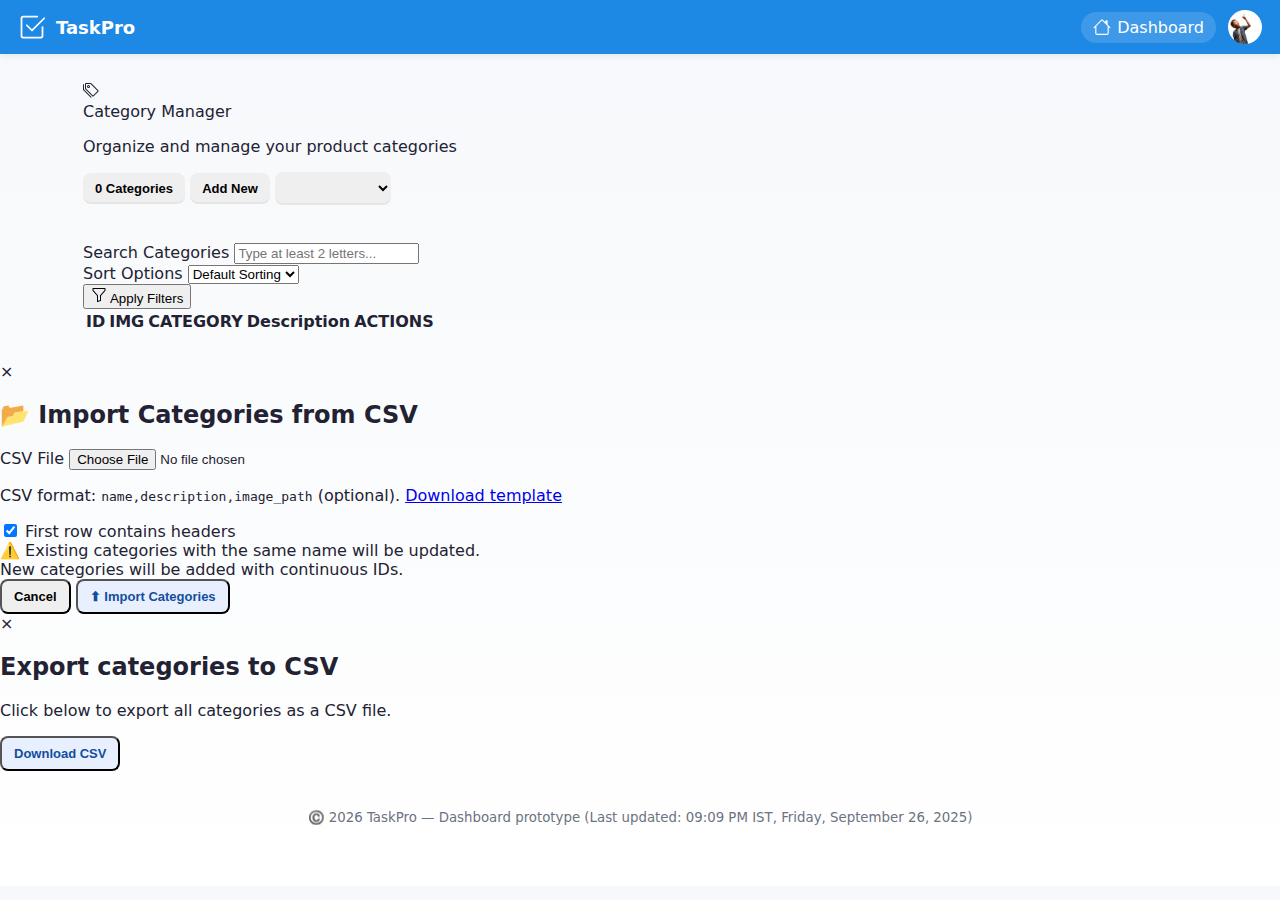
<file: category.html>
<!DOCTYPE html>
<html lang="en">
  <head>
    <meta charset="utf-8" />
    <meta name="viewport" content="width=device-width, initial-scale=1" />
    <title>Category Manager</title>
    <link
      rel="stylesheet"
      href="https://cdnjs.cloudflare.com/ajax/libs/font-awesome/6.4.0/css/all.min.css"/>
    <link rel="stylesheet" href="category.css" />
    <link rel="stylesheet" href="styles.css" />
    <link rel="stylesheet" href="nav-profile.css" />
  </head>
  <body>
    <!-- NAVBAR -->
    <header class="navbar">
      <div class="nav-inner">
        <div class="brand">
          <div class="logo">
            <svg
              xmlns="http://www.w3.org/2000/svg"
              width="28"
              height="28"
              fill="white"
              class="bi bi-check2-square"
              viewBox="0 0 16 16"
            >
              <path
                d="M3 14.5A1.5 1.5 0 0 1 1.5 13V3A1.5 1.5 0 0 1 3 1.5h8a.5.5 0 0 1 0 1H3a.5.5 0 0 0-.5.5v10a.5.5 0 0 0 .5.5h10a.5.5 0 0 0 .5-.5V8a.5.5 0 0 1 1 0v5a1.5 1.5 0 0 1-1.5 1.5z"
              />
              <path
                d="m8.354 10.354 7-7a.5.5 0 0 0-.708-.708L8 9.293 5.354 6.646a.5.5 0 1 0-.708.708l3 3a.5.5 0 0 0 .708 0"
              />
            </svg>
          </div>
          <span class="brand-name">TaskPro</span>
        </div>
        <div class="nav-actions">
          <a href="dashboard.html" class="dashboard-pill">
            <svg
              xmlns="http://www.w3.org/2000/svg"
              width="18"
              height="18"
              fill="white"
              class="bi bi-house"
              viewBox="0 0 16 16"
            >
              <path
                d="M8.707 1.5a1 1 0 0 0-1.414 0L.646 8.146a.5.5 0 0 0 .708.708L2 8.207V13.5A1.5 1.5 0 0 0 3.5 15h9a1.5 1.5 0 0 0 1.5-1.5V8.207l.646.647a.5.5 0 0 0 .708-.708L13 5.793V2.5a.5.5 0 0 0-.5-.5h-1a.5.5 0 0 0-.5.5v1.293zM13 7.207V13.5a.5.5 0 0 1-.5.5h-9a.5.5 0 0 1-.5-.5V7.207l5-5z"
              />
            </svg>
            <span class="dashboard-text">Dashboard</span>
          </a>
          <div class="profile" id="profile">
            <div id="profileIcon" class="profile-trigger">
              <img
                src="download.jpeg"
                alt="Profile"
                style="width: 34px; height: 34px; border-radius: 50%"
              />
            </div>
            <div id="profileDropdown" class="profile-dropdown">
              <ul>
                <!-- <li><a href="#" id="editProfileLink">Edit</a></li> -->
                <li><a href="#" id="settingsLink">Settings</a></li>
                <li><a href="#" id="logoutLink">Logout</a></li>
              </ul>
            </div>
          </div>
        </div>
      </div>
    </header>

    <!-- Category Manager Content -->
    <main class="container">
      <section class="hero">
        <div class="header-content">
          <div class="title-wrapper">
            <div class="header-icon">
              <svg xmlns="http://www.w3.org/2000/svg" width="16" height="16" fill="currentColor" class="bi bi-tags" viewBox="0 0 16 16">
                <path d="M3 2v4.586l7 7L14.586 9l-7-7zM2 2a1 1 0 0 1 1-1h4.586a1 1 0 0 1 .707.293l7 7a1 1 0 0 1 0 1.414l-4.586 4.586a1 1 0 0 1-1.414 0l-7-7A1 1 0 0 1 2 6.586z"/>
                <path d="M5.5 5a.5.5 0 1 1 0-1 .5.5 0 0 1 0 1m0 1a1.5 1.5 0 1 0 0-3 1.5 1.5 0 0 0 0 3M1 7.086a1 1 0 0 0 .293.707L8.75 15.25l-.043.043a1 1 0 0 1-1.414 0l-7-7A1 1 0 0 1 0 7.586V3a1 1 0 0 1 1-1z"/>
              </svg>
            </div>
            <span class="header-title">Category Manager</span>
          </div>
          <p class="header-subtitle">Organize and manage your product categories</p>
        </div>
        <div class="category-controls">
          <button id="categoryCount" class="btn btn-soft">0 Categories</button>
          <button id="addNewCatBtn" class="btn btn-soft btn-smokewhite">Add New</button>
          <select id="csvOptions" class="btn btn-soft">
            <option value=""></option>
            <option value="import">Import CSV</option>
            <option value="export">Export CSV</option>
          </select>
        </div>
      </section>
      <br>
      <br>
      <div class="search-sort">
        <div class="search">
          <label>Search Categories</label>
          <input
            type="text"
            id="searchInput"
            placeholder="Type at least 2 letters..."
          />
        </div>
        <div class="sort">
          <label>Sort Options</label>
          <select id="sortSelect">
            <option>Default Sorting</option>
            <option>Name(A-Z)</option>
            <option>Name(Z-A)</option>
            <option>Newest First</option>
            <option>Oldest First</option>
          </select>
        </div>
        <button class="apply-filters">
          <svg xmlns="http://www.w3.org/2000/svg" width="16" height="16" fill="currentColor" class="bi bi-funnel" viewBox="0 0 16 16">
            <path d="M1.5 1.5A.5.5 0 0 1 2 1h12a.5.5 0 0 1 .5.5v2a.5.5 0 0 1-.128.334L10 8.692V13.5a.5.5 0 0 1-.342.474l-3 1A.5.5 0 0 1 6 14.5V8.692L1.628 3.834A.5.5 0 0 1 1.5 3.5zm1 .5v1.308l4.372 4.858A.5.5 0 0 1 7 8.5v5.306l2-.666V8.5a.5.5 0 0 1 .128-.334L13.5 3.308V2z"/>
          </svg>
          Apply Filters
        </button>
      </div>

      <div class="table-wrapper">
        <table class="category-table">
          <thead>
            <tr>
              <th>ID</th>
              <th>IMG</th>
              <th>CATEGORY</th>
              <th>Description</th>
              <th>ACTIONS</th>
            </tr>
          </thead>
          <tbody id="categoryTableBody">
            <!-- Categories will be inserted here -->
          </tbody>
        </table>
      </div>
    </main>

    <!-- Add/Edit Category Popup -->
    <div class="profile-popup" id="categoryPopup">
      <div class="popup-inner">
        <div class="popup-header">
          <h2 id="popupTitle">Add Category</h2>
          <button class="close-btn" id="closePopupBtn">&times;</button>
        </div>
        <div class="image-container">
          <img
            id="categoryImg"
            alt="Category Image"
            style="width: 150px; height: 150px; object-fit: cover"
          />
          <input
            type="file"
            id="categoryPhotoInput"
            accept="image/*"
            style="display: none"
          />
          <button id="changeCategoryPhoto" class="image-btn">
            Change Image
          </button>
        </div>
        <form id="categoryForm" class="ecommerce-form">
          <div class="form-group">
            <label>Category Name</label>
            <input
              type="text"
              id="categoryName"
              required
              placeholder="e.g., Electronics"
            />
          </div>
          <div class="form-group">
            <label>Description</label>
            <input
              type="text"
              id="categoryDesc"
              required
              placeholder="e.g., All electronic items"
            />
          </div>
          <div class="form-actions">
            <button type="submit" class="save-btn">Save</button>
            <button type="button" class="cancel-btn">Cancel</button>
          </div>
        </form>
      </div>
    </div>

    <!-- Edit Profile Popup -->
    <div class="profile-popup" id="profilePopup">
      <div class="popup-inner">
        <div class="popup-header">
          <h2>Edit Profile</h2>
          <button class="close-btn" id="closeProfilePopupBtn">&times;</button>
        </div>
        <div class="image-container">
          <img id="profileImg" alt="Profile" />
          <input
            type="file"
            id="photoInput"
            accept="image/*"
            style="display: none"
          />
          <button id="changePhoto" class="image-btn">Change Photo</button>
        </div>
        <form id="profileForm" class="ecommerce-form">
          <div class="form-group">
            <label>Username</label>
            <input type="text" id="username" value="owner" />
          </div>
          <div class="form-group">
            <label>Email</label>
            <input type="email" id="email" value="owner@signaltone.com" />
          </div>
          <div class="form-actions">
            <button type="submit" class="save-btn">Save Changes</button>
            <button type="button" class="cancel-btn">Cancel</button>
          </div>
        </form>
      </div>
    </div>

    <!-- Import Modal -->
    <div id="importModal" class="modal">
      <div class="modal-content">
        <span class="close">&times;</span>
        <h2>📂 Import Categories from CSV</h2>
        <label for="csvFile">CSV File</label>
        <input type="file" id="csvFile" accept=".csv" />
        <p class="hint">
          CSV format: <code>name,description,image_path</code> (optional).
          <a href="#" id="downloadTemplate">Download template</a>
        </p>
        <div class="checkbox-row">
          <input type="checkbox" id="containsHeaders" checked />
          <label for="containsHeaders">First row contains headers</label>
        </div>
        <div class="warning">
          ⚠️ Existing categories with the same name will be updated.<br />
          New categories will be added with continuous IDs.
        </div>
        <div class="modal-actions">
          <button class="btn btn-cancel">Cancel</button>
          <button class="btn btn-blue">⬆ Import Categories</button>
        </div>
      </div>
    </div>

    <!-- Export Modal -->
    <div id="exportModal" class="modal">
      <div class="modal-content">
        <span class="close">&times;</span>
        <h2>Export categories to CSV</h2>
        <p>Click below to export all categories as a CSV file.</p>
        <button class="btn btn-blue" id="downloadCsvBtn">Download CSV</button>
      </div>
    </div>

    <footer class="footer">
      <small>©️ <span id="year"></span> TaskPro — Dashboard prototype (Last updated: 09:09 PM IST, Friday, September 26, 2025)</small>
    </footer>

    <script>
      document.getElementById("year").textContent = new Date().getFullYear();

      // Profile functionality
      const savedUsername = localStorage.getItem("username") || "owner";
      const savedEmail = localStorage.getItem("email") || "owner@signaltone.com";
      const savedProfileImg = localStorage.getItem("profileImg") || "download.jpeg";

      document.getElementById("username").value = savedUsername;
      document.getElementById("email").value = savedEmail;
      const profileIcon = document.getElementById("profileIcon");
      const profileImg = document.getElementById("profileImg");
      const profileTrigger = document.querySelector(".profile-trigger");
      const profilePopup = document.getElementById("profilePopup");
      const profileForm = document.getElementById("profileForm");
      const usernameInput = document.getElementById("username");
      const emailInput = document.getElementById("email");
      const photoInput = document.getElementById("photoInput");
      const changePhotoBtn = document.getElementById("changePhoto");
      const closeProfilePopupBtn = document.getElementById("closeProfilePopupBtn");
      const profileDropdown = document.getElementById("profileDropdown");
      const editProfileLink = document.getElementById("editProfileLink");
      const settingsLink = document.getElementById("settingsLink");
      const logoutLink = document.getElementById("logoutLink");

      profileImg.src = savedProfileImg;
      profileIcon.innerHTML = `<img src="${savedProfileImg}" alt="Profile" style="width: 34px; height: 34px; border-radius: 50%;">`;

      profileTrigger.addEventListener("click", (e) => {
        e.preventDefault();
        profileDropdown.style.display = profileDropdown.style.display === "block" ? "none" : "block";
      });

      settingsLink.addEventListener("click", (e) => {
        e.preventDefault();
        profileDropdown.style.display = "none";
        profilePopup.style.display = "flex";
      });

      logoutLink.addEventListener("click", (e) => {
        e.preventDefault();
        profileDropdown.style.display = "none";
        if (confirm("Are you sure you want to logout?")) {
          localStorage.removeItem("username");
          localStorage.removeItem("email");
          localStorage.removeItem("profileImg");
          window.location.href = "index.html";
        }
      });

      changePhotoBtn.addEventListener("click", () => {
        photoInput.click();
      });

      photoInput.addEventListener("change", (e) => {
        const file = e.target.files[0];
        if (file) {
          const reader = new FileReader();
          reader.onload = (event) => {
            profileImg.src = event.target.result;
            profileIcon.innerHTML = `<img src="${event.target.result}" alt="Profile" style="width: 34px; height: 34px; border-radius: 50%;">`;
          };
          reader.readAsDataURL(file);
        }
      });

      profileForm.addEventListener("submit", (e) => {
        e.preventDefault();
        const username = usernameInput.value;
        const email = emailInput.value;
        const profileImgSrc = profileImg.src;
        localStorage.setItem("username", username);
        localStorage.setItem("email", email);
        localStorage.setItem("profileImg", profileImgSrc);
        profileIcon.innerHTML = `<img src="${profileImgSrc}" alt="Profile" style="width: 34px; height: 34px; border-radius: 50%;">`;
        profilePopup.style.display = "none";
      });

      document.querySelector("#profilePopup .cancel-btn").addEventListener("click", () => {
        profilePopup.style.display = "none";
        usernameInput.value = localStorage.getItem("username") || "owner";
        emailInput.value = localStorage.getItem("email") || "owner@signaltone.com";
        profileImg.src = localStorage.getItem("profileImg") || "https://via.placeholder.com/100";
        profileIcon.innerHTML = `<img src="${profileImg.src}" alt="Profile" style="width: 34px; height: 34px; border-radius: 50%;">`;
      });

      closeProfilePopupBtn.addEventListener("click", () => {
        profilePopup.style.display = "none";
      });

      // Category functionality
      let categories = JSON.parse(localStorage.getItem("categories")) || [];
      const categoryTableBody = document.getElementById("categoryTableBody");
      const categoryCountBtn = document.getElementById("categoryCount");
      const addNewCatBtn = document.getElementById("addNewCatBtn");
      const categoryPopup = document.getElementById("categoryPopup");
      const popupTitle = document.getElementById("popupTitle");
      const categoryForm = document.getElementById("categoryForm");
      const categoryNameInput = document.getElementById("categoryName");
      const categoryDescInput = document.getElementById("categoryDesc");
      const categoryImg = document.getElementById("categoryImg");
      const categoryPhotoInput = document.getElementById("categoryPhotoInput");
      const changeCategoryPhotoBtn = document.getElementById("changeCategoryPhoto");
      const searchInput = document.getElementById("searchInput");
      const closePopupBtn = document.getElementById("closePopupBtn");
      const sortSelect = document.getElementById("sortSelect");
      const applyFiltersBtn = document.querySelector(".apply-filters");
      let editingIndex = -1;

      const defaultImage = "https://images.unsplash.com/photo-1600585152280-be6161a56a0c?auto=format&fit=crop&w=150&q=80";

      function renderCategories() {
        categoryTableBody.innerHTML = "";
        let filteredCategories = categories.filter((cat) =>
          cat.name.toLowerCase().includes(searchInput.value.toLowerCase()) ||
          cat.desc.toLowerCase().includes(searchInput.value.toLowerCase())
        );

        console.log("Sort option:", sortSelect.value, "Filtered categories:", filteredCategories); // Debug log

        // Apply sorting
        switch (sortSelect.value) {
          case "Name(A-Z)":
            filteredCategories.sort((a, b) => 
              (a.name || "").localeCompare(b.name || ""));
            break;
          case "Name(Z-A)":
            filteredCategories.sort((a, b) => 
              (b.name || "").localeCompare(a.name || ""));
            break;
          case "Newest First":
            filteredCategories.sort((a, b) => {
              const aTime = a.createdAt || 0;
              const bTime = b.createdAt || 0;
              return bTime - aTime;
            });
            break;
          case "Oldest First":
            filteredCategories.sort((a, b) => {
              const aTime = a.createdAt || 0;
              const bTime = b.createdAt || 0;
              return aTime - bTime;
            });
            break;
          default:
            break;
        }

        filteredCategories.forEach((cat, index) => {
          const row = document.createElement("tr");
          row.innerHTML = `
            <td data-label="ID">${index + 1}</td>
            <td data-label="IMG"><img src="${cat.image || defaultImage}" alt="${cat.name || ''}" style="width: 50px; height: 50px;"></td>
            <td data-label="CATEGORY">${cat.name || ''}</td>
            <td data-label="DESCRIPTION">${cat.desc || ''}</td>
            <td data-label="ACTIONS">
              <div class="edit-delete-group">
                <button class="edit-category" data-index="${index}">
                  <i class="fas fa-edit"></i> Edit
                </button>
                <button class="delete-category" data-index="${index}">
                  <i class="fas fa-trash"></i> Delete
                </button>
              </div>
            </td>
          `;
          categoryTableBody.appendChild(row);
        });
        categoryCountBtn.textContent = `${filteredCategories.length} Categories`;
      }

      renderCategories();

      addNewCatBtn.addEventListener("click", () => {
        popupTitle.textContent = "Add Category";
        categoryNameInput.value = "";
        categoryDescInput.value = "";
        categoryImg.src = defaultImage;
        editingIndex = -1;
        categoryPopup.style.display = "flex";
      });

      changeCategoryPhotoBtn.addEventListener("click", () => {
        categoryPhotoInput.click();
      });

      categoryPhotoInput.addEventListener("change", (e) => {
        const file = e.target.files[0];
        if (file) {
          const reader = new FileReader();
          reader.onload = (event) => {
            categoryImg.src = event.target.result;
          };
          reader.readAsDataURL(file);
        }
      });

      categoryForm.addEventListener("submit", (e) => {
        e.preventDefault();
        const name = categoryNameInput.value;
        const desc = categoryDescInput.value;
        const image = categoryImg.src;
        const createdAt = editingIndex === -1 ? Date.now() : (categories[editingIndex]?.createdAt || Date.now());

        if (editingIndex === -1) {
          categories.push({ name, desc, image, createdAt });
        } else {
          categories[editingIndex] = { name, desc, image, createdAt };
        }

        localStorage.setItem("categories", JSON.stringify(categories));
        renderCategories();
        categoryPopup.style.display = "none";
      });

      document.querySelector("#categoryPopup .cancel-btn").addEventListener("click", () => {
        categoryPopup.style.display = "none";
      });

      closePopupBtn.addEventListener("click", () => {
        categoryPopup.style.display = "none";
      });

      categoryTableBody.addEventListener("click", (e) => {
        if (e.target.classList.contains("edit-category")) {
          const index = e.target.dataset.index;
          const cat = categories[index];
          popupTitle.textContent = "Edit Category";
          categoryNameInput.value = cat.name;
          categoryDescInput.value = cat.desc;
          categoryImg.src = cat.image || defaultImage;
          editingIndex = index;
          categoryPopup.style.display = "flex";
        } else if (e.target.classList.contains("delete-category")) {
          const index = e.target.dataset.index;
          if (confirm("Are you sure you want to delete this category?")) {
            categories.splice(index, 1);
            localStorage.setItem("categories", JSON.stringify(categories));
            renderCategories();
          }
        }
      });

      searchInput.addEventListener("input", (e) => {
        renderCategories();
      });

      sortSelect.addEventListener("change", () => {
        renderCategories();
      });

      applyFiltersBtn.addEventListener("click", () => {
        renderCategories();
      });

      // Close dropdown when clicking outside
      document.addEventListener("click", (e) => {
        if (
          !profileTrigger.contains(e.target) &&
          !profileDropdown.contains(e.target)
        ) {
          profileDropdown.style.display = "none";
        }
      });

      // import export csv file
      const csvSelect = document.getElementById("csvOptions");
      const importModal = document.getElementById("importModal");
      const exportModal = document.getElementById("exportModal");
      const closeBtns = document.querySelectorAll(".modal .close");

      csvSelect.addEventListener("change", (e) => {
        if (e.target.value === "import") {
          importModal.style.display = "block";
        } else if (e.target.value === "export") {
          exportModal.style.display = "block";
        }
        e.target.value = "";
      });

      closeBtns.forEach((btn) => {
        btn.addEventListener("click", () => {
          btn.closest(".modal").style.display = "none";
        });
      });

      window.addEventListener("click", (e) => {
        if (e.target.classList.contains("modal")) {
          e.target.style.display = "none";
        }
      });

      document.getElementById("downloadCsvBtn").addEventListener("click", () => {
        alert("Exporting CSV...");
      });
    </script>
  </body>
</html>
</file>
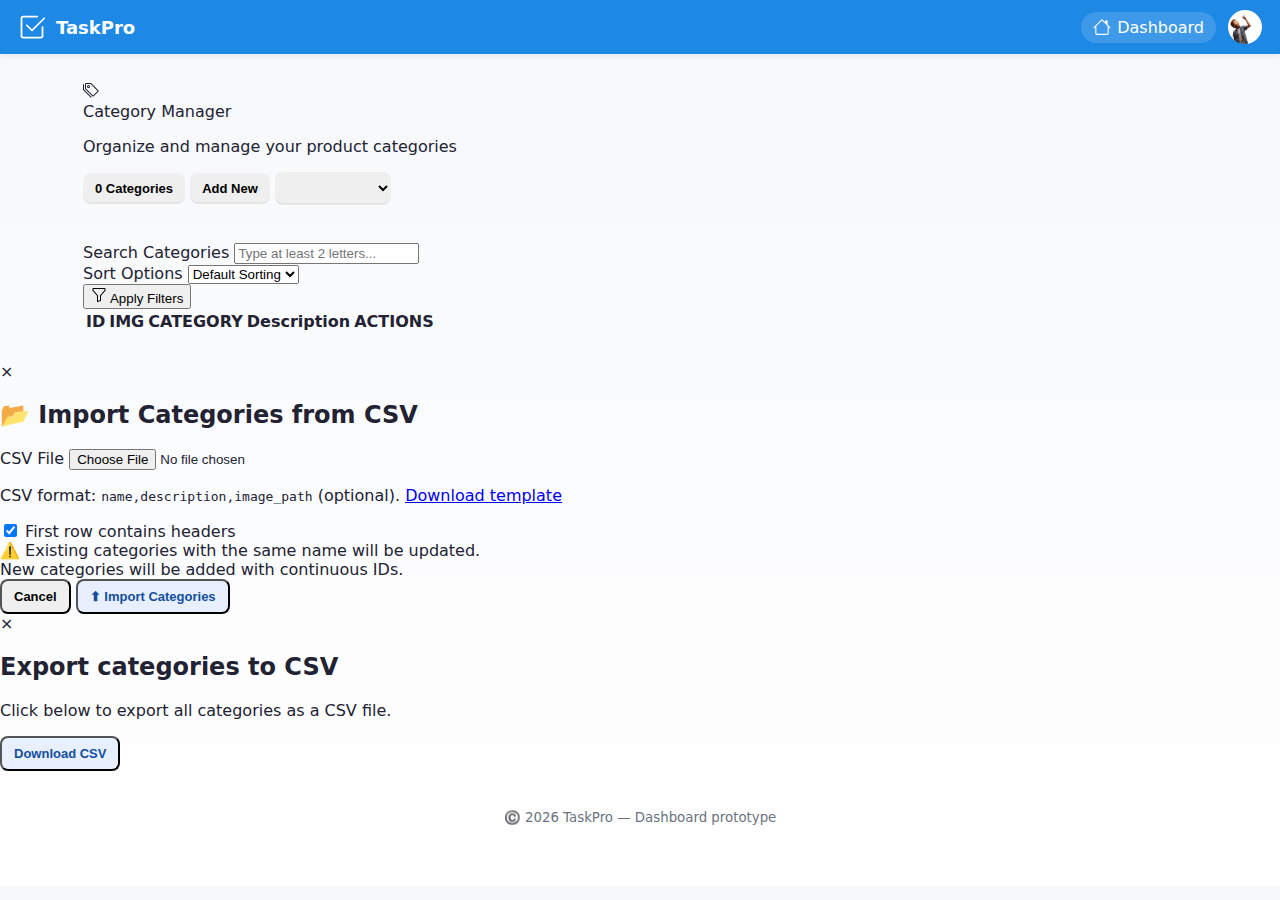
<file: customers.html>
<!DOCTYPE html>
<html lang="en">
  <head>
    <meta charset="utf-8" />
    <meta name="viewport" content="width=device-width, initial-scale=1" />
    <title>Category Manager</title>
    <link
      rel="stylesheet"
      href="https://cdnjs.cloudflare.com/ajax/libs/font-awesome/6.4.0/css/all.min.css"/>
    <link rel="stylesheet" href="category.css" />
    <link rel="stylesheet" href="styles.css" />
    <link rel="stylesheet" href="nav-profile.css" />
  </head>
  <body>
    <!-- NAVBAR -->
    <header class="navbar">
      <div class="nav-inner">
        <div class="brand">
          <div class="logo">
            <svg
              xmlns="http://www.w3.org/2000/svg"
              width="28"
              height="28"
              fill="white"
              class="bi bi-check2-square"
              viewBox="0 0 16 16"
            >
              <path
                d="M3 14.5A1.5 1.5 0 0 1 1.5 13V3A1.5 1.5 0 0 1 3 1.5h8a.5.5 0 0 1 0 1H3a.5.5 0 0 0-.5.5v10a.5.5 0 0 0 .5.5h10a.5.5 0 0 0 .5-.5V8a.5.5 0 0 1 1 0v5a1.5 1.5 0 0 1-1.5 1.5z"
              />
              <path
                d="m8.354 10.354 7-7a.5.5 0 0 0-.708-.708L8 9.293 5.354 6.646a.5.5 0 1 0-.708.708l3 3a.5.5 0 0 0 .708 0"
              />
            </svg>
          </div>
          <span class="brand-name">TaskPro</span>
        </div>
        <div class="nav-actions">
          <a href="dashboard.html" class="dashboard-pill">
            <svg
              xmlns="http://www.w3.org/2000/svg"
              width="18"
              height="18"
              fill="white"
              class="bi bi-house"
              viewBox="0 0 16 16"
            >
              <path
                d="M8.707 1.5a1 1 0 0 0-1.414 0L.646 8.146a.5.5 0 0 0 .708.708L2 8.207V13.5A1.5 1.5 0 0 0 3.5 15h9a1.5 1.5 0 0 0 1.5-1.5V8.207l.646.647a.5.5 0 0 0 .708-.708L13 5.793V2.5a.5.5 0 0 0-.5-.5h-1a.5.5 0 0 0-.5.5v1.293zM13 7.207V13.5a.5.5 0 0 1-.5.5h-9a.5.5 0 0 1-.5-.5V7.207l5-5z"
              />
            </svg>
            <span class="dashboard-text">Dashboard</span>
          </a>
          <div class="profile" id="profile">
            <div id="profileIcon" class="profile-trigger">
              <img
                src="download.jpeg"
                alt="Profile"
                style="width: 34px; height: 34px; border-radius: 50%"
              />
            </div>
            <div id="profileDropdown" class="profile-dropdown">
              <ul>
                <!-- <li><a href="#" id="editProfileLink">Edit</a></li> -->
                <li><a href="#" id="settingsLink">Settings</a></li>
                <li><a href="#" id="logoutLink">Logout</a></li>
              </ul>
            </div>
          </div>
        </div>
      </div>
    </header>

    <!-- Category Manager Content -->
    <main class="container">
      <section class="hero">
        <div class="header-content">
          <div class="title-wrapper">
            <div class="header-icon">
              <svg xmlns="http://www.w3.org/2000/svg" width="16" height="16" fill="currentColor" class="bi bi-tags" viewBox="0 0 16 16">
                <path d="M3 2v4.586l7 7L14.586 9l-7-7zM2 2a1 1 0 0 1 1-1h4.586a1 1 0 0 1 .707.293l7 7a1 1 0 0 1 0 1.414l-4.586 4.586a1 1 0 0 1-1.414 0l-7-7A1 1 0 0 1 2 6.586z"/>
                <path d="M5.5 5a.5.5 0 1 1 0-1 .5.5 0 0 1 0 1m0 1a1.5 1.5 0 1 0 0-3 1.5 1.5 0 0 0 0 3M1 7.086a1 1 0 0 0 .293.707L8.75 15.25l-.043.043a1 1 0 0 1-1.414 0l-7-7A1 1 0 0 1 0 7.586V3a1 1 0 0 1 1-1z"/>
              </svg>
            </div>
            <span class="header-title">Category Manager</span>
          </div>
          <p class="header-subtitle">Organize and manage your product categories</p>
        </div>
        <div class="category-controls">
          <button id="categoryCount" class="btn btn-soft">0 Categories</button>
          <button id="addNewCatBtn" class="btn btn-soft btn-smokewhite">Add New</button>
          <select id="csvOptions" class="btn btn-soft">
            <option value=""></option>
            <option value="import">Import CSV</option>
            <option value="export">Export CSV</option>
          </select>
        </div>
      </section>
      <br>
      <br>
      <div class="search-sort">
        <div class="search">
          <label>Search Categories</label>
          <input
            type="text"
            id="searchInput"
            placeholder="Type at least 2 letters..."
          />
        </div>
        <div class="sort">
          <label>Sort Options</label>
          <select id="sortSelect">
            <option>Default Sorting</option>
            <option>Name(A-Z)</option>
            <option>Name(Z-A)</option>
            <option>Newest First</option>
            <option>Oldest First</option>
          </select>
        </div>
        <button class="apply-filters">
          <svg xmlns="http://www.w3.org/2000/svg" width="16" height="16" fill="currentColor" class="bi bi-funnel" viewBox="0 0 16 16">
            <path d="M1.5 1.5A.5.5 0 0 1 2 1h12a.5.5 0 0 1 .5.5v2a.5.5 0 0 1-.128.334L10 8.692V13.5a.5.5 0 0 1-.342.474l-3 1A.5.5 0 0 1 6 14.5V8.692L1.628 3.834A.5.5 0 0 1 1.5 3.5zm1 .5v1.308l4.372 4.858A.5.5 0 0 1 7 8.5v5.306l2-.666V8.5a.5.5 0 0 1 .128-.334L13.5 3.308V2z"/>
          </svg>
          Apply Filters
        </button>
      </div>

      <table class="category-table">
        <thead>
          <tr>
            <th>ID</th>
            <th>IMG</th>
            <th>CATEGORY</th>
            <th>Description</th>
            <th>ACTIONS</th>
          </tr>
        </thead>
        <tbody id="categoryTableBody">
          <!-- Categories will be inserted here -->
        </tbody>
      </table>
    </main>

    <!-- Add/Edit Category Popup -->
    <div class="profile-popup" id="categoryPopup">
      <div class="popup-inner">
        <div class="popup-header">
          <h2 id="popupTitle">Add Category</h2>
          <button class="close-btn" id="closePopupBtn">&times;</button>
        </div>
        <div class="image-container">
          <img
            id="categoryImg"
            alt="Category Image"
            style="width: 150px; height: 150px; object-fit: cover"
          />
          <input
            type="file"
            id="categoryPhotoInput"
            accept="image/*"
            style="display: none"
          />
          <button id="changeCategoryPhoto" class="image-btn">
            Change Image
          </button>
        </div>
        <form id="categoryForm" class="ecommerce-form">
          <div class="form-group">
            <label>Category Name</label>
            <input
              type="text"
              id="categoryName"
              required
              placeholder="e.g., Electronics"
            />
          </div>
          <div class="form-group">
            <label>Description</label>
            <input
              type="text"
              id="categoryDesc"
              required
              placeholder="e.g., All electronic items"
            />
          </div>
          <div class="form-actions">
            <button type="submit" class="save-btn">Save</button>
            <button type="button" class="cancel-btn">Cancel</button>
          </div>
        </form>
      </div>
    </div>

    <!-- Edit Profile Popup -->
    <div class="profile-popup" id="profilePopup">
      <div class="popup-inner">
        <div class="popup-header">
          <h2>Edit Profile</h2>
          <button class="close-btn" id="closeProfilePopupBtn">&times;</button>
        </div>
        <div class="image-container">
          <img id="profileImg" alt="Profile" />
          <input
            type="file"
            id="photoInput"
            accept="image/*"
            style="display: none"
          />
          <button id="changePhoto" class="image-btn">Change Photo</button>
        </div>
        <form id="profileForm" class="ecommerce-form">
          <div class="form-group">
            <label>Username</label>
            <input type="text" id="username" value="owner" />
          </div>
          <div class="form-group">
            <label>Email</label>
            <input type="email" id="email" value="owner@signaltone.com" />
          </div>
          <div class="form-actions">
            <button type="submit" class="save-btn">Save Changes</button>
            <button type="button" class="cancel-btn">Cancel</button>
          </div>
        </form>
      </div>
    </div>

    <!-- Import Modal -->
    <div id="importModal" class="modal">
      <div class="modal-content">
        <span class="close">&times;</span>
        <h2>📂 Import Categories from CSV</h2>
        <label for="csvFile">CSV File</label>
        <input type="file" id="csvFile" accept=".csv" />
        <p class="hint">
          CSV format: <code>name,description,image_path</code> (optional).
          <a href="#" id="downloadTemplate">Download template</a>
        </p>
        <div class="checkbox-row">
          <input type="checkbox" id="containsHeaders" checked />
          <label for="containsHeaders">First row contains headers</label>
        </div>
        <div class="warning">
          ⚠️ Existing categories with the same name will be updated.<br />
          New categories will be added with continuous IDs.
        </div>
        <div class="modal-actions">
          <button class="btn btn-cancel">Cancel</button>
          <button class="btn btn-blue">⬆ Import Categories</button>
        </div>
      </div>
    </div>

    <!-- Export Modal -->
    <div id="exportModal" class="modal">
      <div class="modal-content">
        <span class="close">&times;</span>
        <h2>Export categories to CSV</h2>
        <p>Click below to export all categories as a CSV file.</p>
        <button class="btn btn-blue" id="downloadCsvBtn">Download CSV</button>
      </div>
    </div>

    <footer class="footer">
      <small>©️ <span id="year"></span> TaskPro — Dashboard prototype</small>
    </footer>

    <script>
      document.getElementById("year").textContent = new Date().getFullYear();

      // Profile functionality
      const savedUsername = localStorage.getItem("username") || "owner";
      const savedEmail = localStorage.getItem("email") || "owner@signaltone.com";
      const savedProfileImg = localStorage.getItem("profileImg") || "download.jpeg";

      document.getElementById("username").value = savedUsername;
      document.getElementById("email").value = savedEmail;
      const profileIcon = document.getElementById("profileIcon");
      const profileImg = document.getElementById("profileImg");
      const profileTrigger = document.querySelector(".profile-trigger");
      const profilePopup = document.getElementById("profilePopup");
      const profileForm = document.getElementById("profileForm");
      const usernameInput = document.getElementById("username");
      const emailInput = document.getElementById("email");
      const photoInput = document.getElementById("photoInput");
      const changePhotoBtn = document.getElementById("changePhoto");
      const closeProfilePopupBtn = document.getElementById("closeProfilePopupBtn");
      const profileDropdown = document.getElementById("profileDropdown");
      const editProfileLink = document.getElementById("editProfileLink");
      const settingsLink = document.getElementById("settingsLink");
      const logoutLink = document.getElementById("logoutLink");

      profileImg.src = savedProfileImg;
      profileIcon.innerHTML = `<img src="${savedProfileImg}" alt="Profile" style="width: 34px; height: 34px; border-radius: 50%;">`;

      profileTrigger.addEventListener("click", (e) => {
        e.preventDefault();
        profileDropdown.style.display = profileDropdown.style.display === "block" ? "none" : "block";
      });

      settingsLink.addEventListener("click", (e) => {
        e.preventDefault();
        profileDropdown.style.display = "none";
        profilePopup.style.display = "flex";
      });

      logoutLink.addEventListener("click", (e) => {
        e.preventDefault();
        profileDropdown.style.display = "none";
        if (confirm("Are you sure you want to logout?")) {
          localStorage.removeItem("username");
          localStorage.removeItem("email");
          localStorage.removeItem("profileImg");
          window.location.href = "index.html";
        }
      });

      changePhotoBtn.addEventListener("click", () => {
        photoInput.click();
      });

      photoInput.addEventListener("change", (e) => {
        const file = e.target.files[0];
        if (file) {
          const reader = new FileReader();
          reader.onload = (event) => {
            profileImg.src = event.target.result;
            profileIcon.innerHTML = `<img src="${event.target.result}" alt="Profile" style="width: 34px; height: 34px; border-radius: 50%;">`;
          };
          reader.readAsDataURL(file);
        }
      });

      profileForm.addEventListener("submit", (e) => {
        e.preventDefault();
        const username = usernameInput.value;
        const email = emailInput.value;
        const profileImgSrc = profileImg.src;
        localStorage.setItem("username", username);
        localStorage.setItem("email", email);
        localStorage.setItem("profileImg", profileImgSrc);
        profileIcon.innerHTML = `<img src="${profileImgSrc}" alt="Profile" style="width: 34px; height: 34px; border-radius: 50%;">`;
        profilePopup.style.display = "none";
      });

      document.querySelector("#profilePopup .cancel-btn").addEventListener("click", () => {
        profilePopup.style.display = "none";
        usernameInput.value = localStorage.getItem("username") || "owner";
        emailInput.value = localStorage.getItem("email") || "owner@signaltone.com";
        profileImg.src = localStorage.getItem("profileImg") || "https://via.placeholder.com/100";
        profileIcon.innerHTML = `<img src="${profileImg.src}" alt="Profile" style="width: 34px; height: 34px; border-radius: 50%;">`;
      });

      closeProfilePopupBtn.addEventListener("click", () => {
        profilePopup.style.display = "none";
      });

      // Category functionality
      let categories = JSON.parse(localStorage.getItem("categories")) || [];
      const categoryTableBody = document.getElementById("categoryTableBody");
      const categoryCountBtn = document.getElementById("categoryCount");
      const addNewCatBtn = document.getElementById("addNewCatBtn");
      const categoryPopup = document.getElementById("categoryPopup");
      const popupTitle = document.getElementById("popupTitle");
      const categoryForm = document.getElementById("categoryForm");
      const categoryNameInput = document.getElementById("categoryName");
      const categoryDescInput = document.getElementById("categoryDesc");
      const categoryImg = document.getElementById("categoryImg");
      const categoryPhotoInput = document.getElementById("categoryPhotoInput");
      const changeCategoryPhotoBtn = document.getElementById("changeCategoryPhoto");
      const searchInput = document.getElementById("searchInput");
      const closePopupBtn = document.getElementById("closePopupBtn");
      const sortSelect = document.getElementById("sortSelect");
      const applyFiltersBtn = document.querySelector(".apply-filters");
      let editingIndex = -1;

      const defaultImage = "https://images.unsplash.com/photo-1600585152280-be6161a56a0c?auto=format&fit=crop&w=150&q=80";

      function renderCategories() {
        categoryTableBody.innerHTML = "";
        let filteredCategories = categories.filter((cat) =>
          cat.name.toLowerCase().includes(searchInput.value.toLowerCase()) ||
          cat.desc.toLowerCase().includes(searchInput.value.toLowerCase())
        );

        console.log("Sort option:", sortSelect.value, "Filtered categories:", filteredCategories); // Debug log

        // Apply sorting
        switch (sortSelect.value) {
          case "Name(A-Z)":
            filteredCategories.sort((a, b) => 
              (a.name || "").localeCompare(b.name || ""));
            break;
          case "Name(Z-A)":
            filteredCategories.sort((a, b) => 
              (b.name || "").localeCompare(a.name || ""));
            break;
          case "Newest First":
            filteredCategories.sort((a, b) => {
              const aTime = a.createdAt || 0;
              const bTime = b.createdAt || 0;
              return bTime - aTime;
            });
            break;
          case "Oldest First":
            filteredCategories.sort((a, b) => {
              const aTime = a.createdAt || 0;
              const bTime = b.createdAt || 0;
              return aTime - bTime;
            });
            break;
          default:
            break;
        }

        filteredCategories.forEach((cat, index) => {
          const row = document.createElement("tr");
          row.innerHTML = `
            <td>${index + 1}</td>
            <td><img src="${cat.image || defaultImage}" alt="${cat.name || ''}" style="width: 50px; height: 50px;"></td>
            <td>${cat.name || ''}</td>
            <td>${cat.desc || ''}</td>
            <td>
              <button class="edit-category" data-index="${index}">Edit</button>
              <button class="delete-category" data-index="${index}">Delete</button>
            </td>
          `;
          categoryTableBody.appendChild(row);
        });
        categoryCountBtn.textContent = `${filteredCategories.length} Categories`;
      }

      renderCategories();

      addNewCatBtn.addEventListener("click", () => {
        popupTitle.textContent = "Add Category";
        categoryNameInput.value = "";
        categoryDescInput.value = "";
        categoryImg.src = defaultImage;
        editingIndex = -1;
        categoryPopup.style.display = "flex";
      });

      changeCategoryPhotoBtn.addEventListener("click", () => {
        categoryPhotoInput.click();
      });

      categoryPhotoInput.addEventListener("change", (e) => {
        const file = e.target.files[0];
        if (file) {
          const reader = new FileReader();
          reader.onload = (event) => {
            categoryImg.src = event.target.result;
          };
          reader.readAsDataURL(file);
        }
      });

      categoryForm.addEventListener("submit", (e) => {
        e.preventDefault();
        const name = categoryNameInput.value;
        const desc = categoryDescInput.value;
        const image = categoryImg.src;
        const createdAt = editingIndex === -1 ? Date.now() : (categories[editingIndex]?.createdAt || Date.now());

        if (editingIndex === -1) {
          categories.push({ name, desc, image, createdAt });
        } else {
          categories[editingIndex] = { name, desc, image, createdAt };
        }

        localStorage.setItem("categories", JSON.stringify(categories));
        renderCategories();
        categoryPopup.style.display = "none";
      });

      document.querySelector("#categoryPopup .cancel-btn").addEventListener("click", () => {
        categoryPopup.style.display = "none";
      });

      closePopupBtn.addEventListener("click", () => {
        categoryPopup.style.display = "none";
      });

      categoryTableBody.addEventListener("click", (e) => {
        if (e.target.classList.contains("edit-category")) {
          const index = e.target.dataset.index;
          const cat = categories[index];
          popupTitle.textContent = "Edit Category";
          categoryNameInput.value = cat.name;
          categoryDescInput.value = cat.desc;
          categoryImg.src = cat.image || defaultImage;
          editingIndex = index;
          categoryPopup.style.display = "flex";
        } else if (e.target.classList.contains("delete-category")) {
          const index = e.target.dataset.index;
          if (confirm("Are you sure you want to delete this category?")) {
            categories.splice(index, 1);
            localStorage.setItem("categories", JSON.stringify(categories));
            renderCategories();
          }
        }
      });

      searchInput.addEventListener("input", (e) => {
        renderCategories();
      });

      sortSelect.addEventListener("change", () => {
        renderCategories();
      });

      applyFiltersBtn.addEventListener("click", () => {
        renderCategories();
      });

      // Close dropdown when clicking outside
      document.addEventListener("click", (e) => {
        if (
          !profileTrigger.contains(e.target) &&
          !profileDropdown.contains(e.target)
        ) {
          profileDropdown.style.display = "none";
        }
      });

      // import export csv file
      const csvSelect = document.getElementById("csvOptions");
      const importModal = document.getElementById("importModal");
      const exportModal = document.getElementById("exportModal");
      const closeBtns = document.querySelectorAll(".modal .close");

      csvSelect.addEventListener("change", (e) => {
        if (e.target.value === "import") {
          importModal.style.display = "block";
        } else if (e.target.value === "export") {
          exportModal.style.display = "block";
        }
        e.target.value = "";
      });

      closeBtns.forEach((btn) => {
        btn.addEventListener("click", () => {
          btn.closest(".modal").style.display = "none";
        });
      });

      window.addEventListener("click", (e) => {
        if (e.target.classList.contains("modal")) {
          e.target.style.display = "none";
        }
      });

      document.getElementById("downloadCsvBtn").addEventListener("click", () => {
        alert("Exporting CSV...");
      });
    </script>
  </body>
</html>
</file>
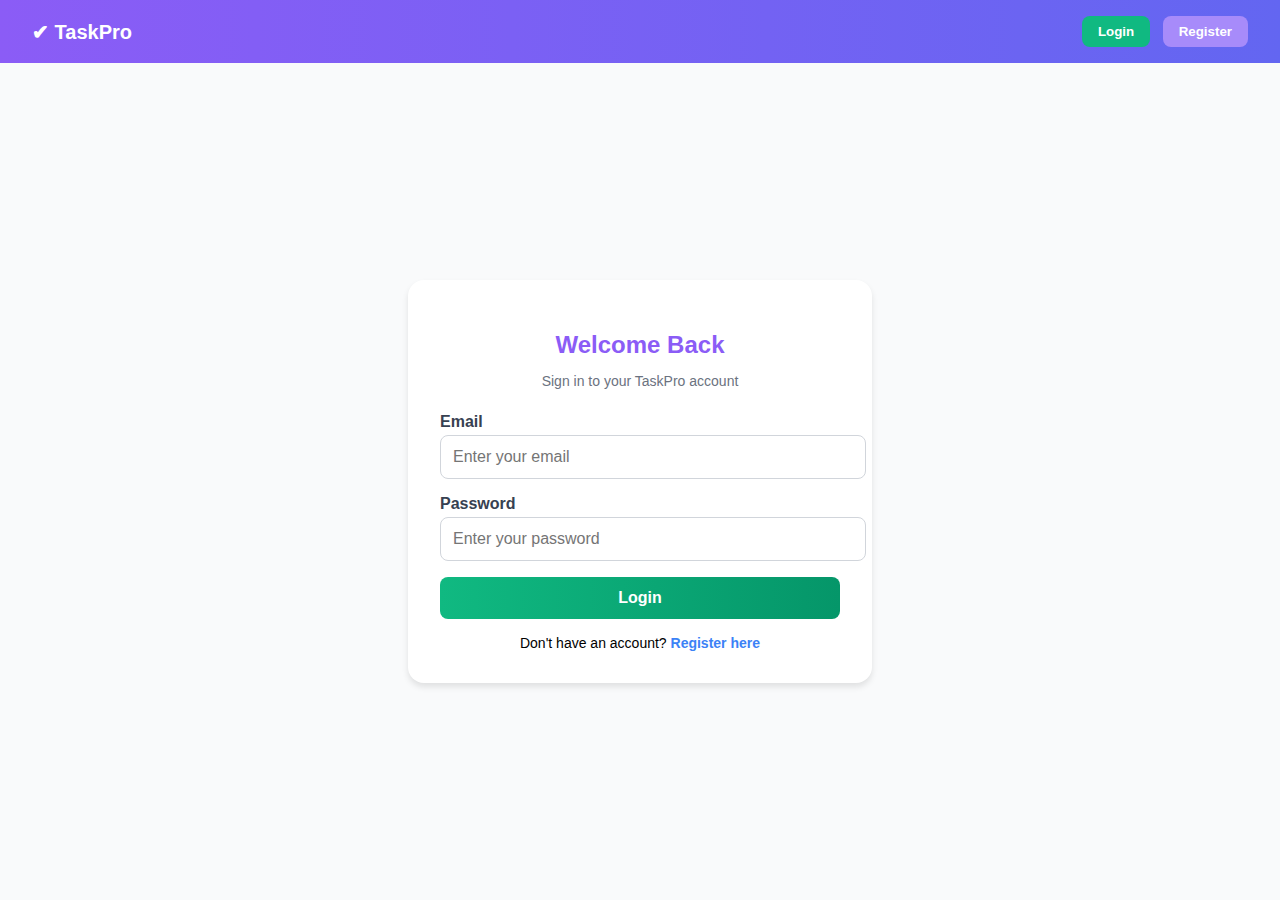
<file: login.html>
<!DOCTYPE html>
<html lang="en">
<head>
    <meta charset="UTF-8" />
    <meta name="viewport" content="width=device-width, initial-scale=1.0"/>
    <title>TaskPro - Login</title>
    <style>
        body {
            font-family: Arial, sans-serif;
            background-color: #f9fafb;
            margin: 0;
            display: flex;
            flex-direction: column;
            min-height: 100vh;
        }
        header {
            background: linear-gradient(to right, #8b5cf6, #6366f1);
            padding: 16px 32px;
            display: flex;
            justify-content: space-between;
            align-items: center;
            color: white;
        }
        .logo {
            display: flex;
            align-items: center;
            gap: 8px;
            font-weight: bold;
            font-size: 20px;
        }
        .buttons button {
            margin-left: 8px;
            padding: 8px 16px;
            border: none;
            border-radius: 8px;
            cursor: pointer;
            font-weight: bold;
        }
        .buttons .login-btn {
            background-color: #10b981;
            color: white;
        }
        .buttons .register-btn {
            background-color: #a78bfa;
            color: white;
        }
        .buttons button:hover {
            opacity: 0.9;
        }
        .form-container {
            flex: 1;
            display: flex;
            justify-content: center;
            align-items: center;
        }
        .login-form {
            background-color: white;
            padding: 32px;
            border-radius: 16px;
            box-shadow: 0 4px 6px rgba(0,0,0,0.1);
            width: 100%;
            max-width: 400px;
            text-align: center;
        }
        .login-form h2 {
            color: #8b5cf6;
            margin-bottom: 8px;
        }
        .login-form p {
            color: #6b7280;
            margin-bottom: 24px;
            font-size: 14px;
        }
        .login-form label {
            display: block;
            text-align: left;
            margin-bottom: 4px;
            color: #374151;
            font-weight: bold;
        }
        .login-form input {
            width: 100%;
            padding: 12px;
            border: 1px solid #d1d5db;
            border-radius: 8px;
            margin-bottom: 16px;
            font-size: 16px;
            outline: none;
        }
        .login-form input:focus {
            border-color: #8b5cf6;
            box-shadow: 0 0 0 2px rgba(139, 92, 246, 0.3);
        }
        .login-form button.submit-btn {
            width: 100%;
            background: linear-gradient(to right, #10b981, #059669);
            color: white;
            font-weight: bold;
            padding: 12px;
            border: none;
            border-radius: 8px;
            cursor: pointer;
            font-size: 16px;
        }
        .login-form button.submit-btn:hover {
            opacity: 0.9;
        }
        .login-form .register-link {
            font-size: 14px;
            margin-top: 16px;
        }
        .login-form .register-link a {
            color: #3b82f6;
            text-decoration: none;
            font-weight: bold;
        }
        .login-form .register-link a:hover {
            text-decoration: underline;
        }
    </style>
</head>
<body>

    <!-- Header -->
    <header>
        <div class="logo">
            ✔ TaskPro
        </div>
        <div class="buttons">
            <button class="login-btn">Login</button>
            <button class="register-btn" onclick="window.location.href='index.html'">Register</button>
        </div>
    </header>

    <!-- Login Form -->
    <div class="form-container">
        <div class="login-form">
            <h2>Welcome Back</h2>
            <p>Sign in to your TaskPro account</p>

            <form onsubmit="event.preventDefault(); window.location.href='dashboard.html';">
                <label for="email">Email</label>
                <input type="email" id="email" placeholder="Enter your email" required>

                <label for="password">Password</label>
                <input type="password" id="password" placeholder="Enter your password" required>

                <button type="submit" class="submit-btn">Login</button>
            </form>

            <div class="register-link">
                Don't have an account? <a href="index.html">Register here</a>
            </div>
        </div>
    </div>

</body>
</html>
</file>
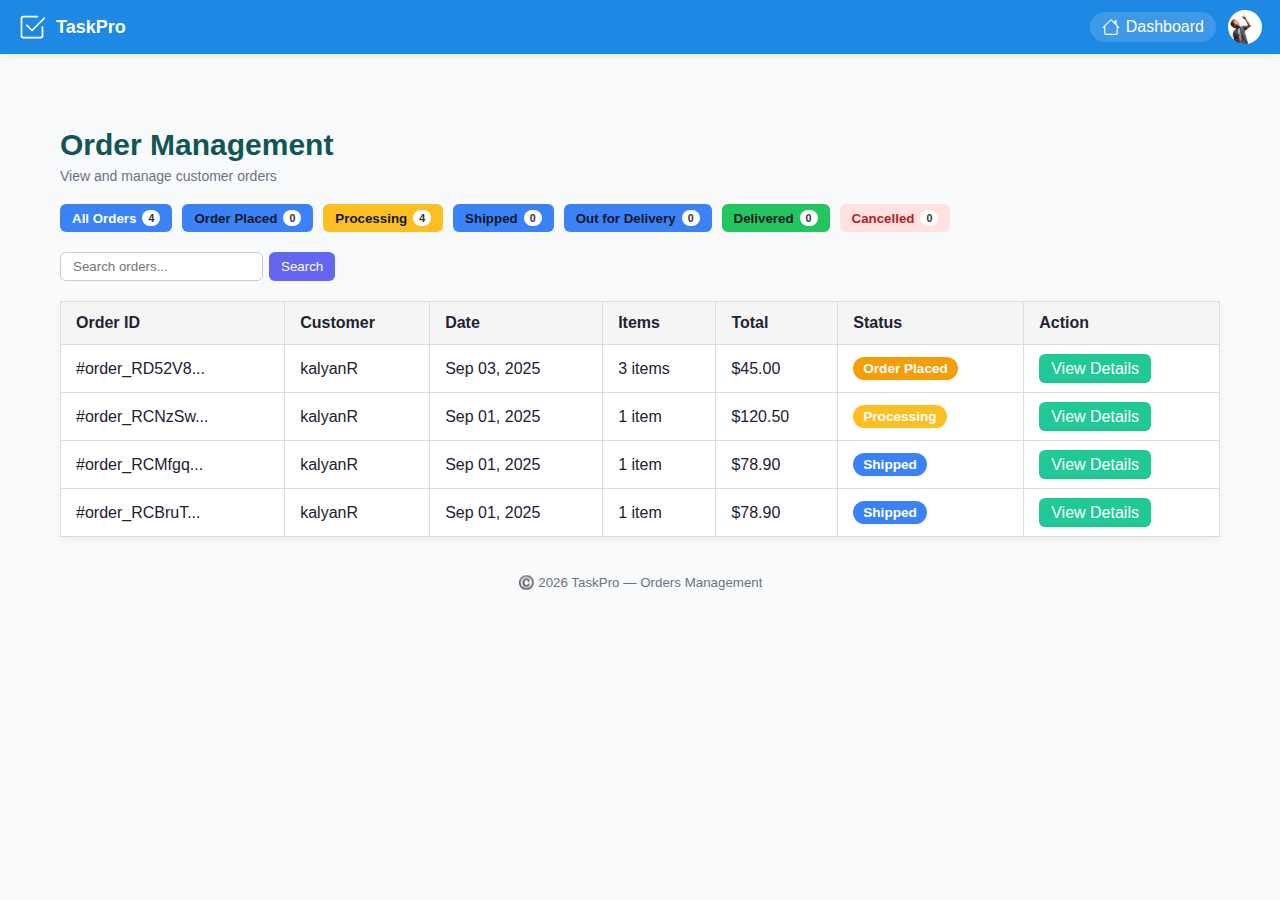
<file: orders.html>
<!DOCTYPE html>
<html lang="en">
  <head>
    <meta charset="utf-8" />
    <meta name="viewport" content="width=device-width, initial-scale=1" />
    <title>TaskPro - Orders</title>
    <link
  rel="stylesheet"
  href="https://cdnjs.cloudflare.com/ajax/libs/font-awesome/6.4.0/css/all.min.css"/>
    <link rel="stylesheet" href="styles.css" />
    <link rel="stylesheet" href="nav-profile.css" />
    <link rel="stylesheet" href="orders.css" />
  </head>
  <body>

    <header class="navbar">
      <div class="nav-inner">
        <div class="brand">
          <div class="logo">
            <svg
              xmlns="http://www.w3.org/2000/svg"
              width="28"
              height="28"
              fill="white"
              class="bi bi-check2-square"
              viewBox="0 0 16 16"
            >
              <path
                d="M3 14.5A1.5 1.5 0 0 1 1.5 13V3A1.5 1.5 0 0 1 3 1.5h8a.5.5 0 0 1 0 1H3a.5.5 0 0 0-.5.5v10a.5.5 0 0 0 .5.5h10a.5.5 0 0 0 .5-.5V8a.5.5 0 0 1 1 0v5a1.5 1.5 0 0 1-1.5 1.5z"
              />
              <path
                d="m8.354 10.354 7-7a.5.5 0 0 0-.708-.708L8 9.293 5.354 6.646a.5.5 0 1 0-.708.708l3 3a.5.5 0 0 0 .708 0"
              />
            </svg>
          </div>
          <span class="brand-name">TaskPro</span>
        </div>
        <div class="nav-actions">
          <a href="dashboard.html" class="dashboard-pill">
            <svg
              xmlns="http://www.w3.org/2000/svg"
              width="18"
              height="18"
              fill="white"
              class="bi bi-house"
              viewBox="0 0 16 16"
            >
              <path
                d="M8.707 1.5a1 1 0 0 0-1.414 0L.646 8.146a.5.5 0 0 0 .708.708L2 8.207V13.5A1.5 1.5 0 0 0 3.5 15h9a1.5 1.5 0 0 0 1.5-1.5V8.207l.646.647a.5.5 0 0 0 .708-.708L13 5.793V2.5a.5.5 0 0 0-.5-.5h-1a.5.5 0 0 0-.5.5v1.293zM13 7.207V13.5a.5.5 0 0 1-.5.5h-9a.5.5 0 0 1-.5-.5V7.207l5-5z"
              />
            </svg>
            <span class="dashboard-text">Dashboard</span>
          </a>
          <div class="profile" id="profile">
            <div id="profileIcon" class="profile-trigger">
              <img
                src="download.jpeg"
                alt="Profile"
                style="width: 34px; height: 34px; border-radius: 50%"
              />
            </div>
            <div id="profileDropdown" class="profile-dropdown">
              <ul>
                <p class="para">Owner</p>
                <p class="para">Owner@gmail.com</p>
                <hr>
                <!-- <li><a href="#" id="editProfileLink">Edit</a></li> -->
                <li><a href="#" id="settingsLink">Settings</a></li>
                <hr>
                <li><a href="#" id="logoutLink">Logout</a></li>
              </ul>
            </div>
          </div>
        </div>
      </div>
    </header>

    <main class="container">
      <section class="hero">
        <br>
        <br>
        <h1>Order Management</h1>
        <p class="subtitle">View and manage customer orders</p>
      </section>

      <section class="orders-table">
        <!-- ✅ Filter Buttons -->
        <div class="orders-header">
          <div class="status-filters">
            <button class="filter-btn all active" data-status="all">
              All Orders <span class="badge">4</span>
            </button>
            <button class="filter-btn pending" data-status="pending">
              Order Placed <span class="badge">0</span>
            </button>
            <button class="filter-btn processing" data-status="processing">
              Processing <span class="badge">4</span>
            </button>
            <button class="filter-btn shipped" data-status="shipped">
              Shipped <span class="badge">0</span>
            </button>
            <button class="filter-btn outfordelivery" data-status="outfordelivery">
              Out for Delivery <span class="badge">0</span>
            </button>
            <button class="filter-btn delivered" data-status="delivered">
              Delivered <span class="badge">0</span>
            </button>
            <button class="filter-btn cancelled" data-status="cancelled">
              Cancelled <span class="badge">0</span>
            </button>
          </div>
        </div>

        <!-- ✅ Search Bar above the table -->
        <div class="search-bar">
          <input type="text" id="searchInput" placeholder="Search orders..." />
          <button class="btn-search" onclick="searchOrders()">Search</button>
        </div>

        <!-- ✅ Orders Table -->
        <table>
          <thead>
            <tr>
              <th>Order ID</th>
              <th>Customer</th>
              <th>Date</th>
              <th>Items</th>
              <th>Total</th>
              <th>Status</th>
              <th>Action</th>
            </tr>
          </thead>
          <tbody id="ordersTable">
            <tr data-status="pending">
              <td>#order_RD52V8...</td>
              <td>kalyanR</td>
              <td>Sep 03, 2025</td>
              <td>3 items</td>
              <td>$45.00</td>
              <td><span class="order-status pending">Order Placed</span></td>
              <td><a href="#" class="btn-soft btn-mint">View Details</a></td>
            </tr>
            <tr data-status="processing">
              <td>#order_RCNzSw...</td>
              <td>kalyanR</td>
              <td>Sep 01, 2025</td>
              <td>1 item</td>
              <td>$120.50</td>
              <td><span class="order-status processing">Processing</span></td>
              <td><a href="#" class="btn-soft btn-mint">View Details</a></td>
            </tr>
            <tr data-status="shipped">
              <td>#order_RCMfgq...</td>
              <td>kalyanR</td>
              <td>Sep 01, 2025</td>
              <td>1 item</td>
              <td>$78.90</td>
              <td><span class="order-status shipped">Shipped</span></td>
              <td><a href="#" class="btn-soft btn-mint">View Details</a></td>
            </tr>
            <tr data-status="shipped">
              <td>#order_RCBruT...</td>
              <td>kalyanR</td>
              <td>Sep 01, 2025</td>
              <td>1 item</td>
              <td>$78.90</td>
              <td><span class="order-status shipped">Shipped</span></td>
              <td><a href="#" class="btn-soft btn-mint">View Details</a></td>
            </tr>
          </tbody>
        </table>
        <div id="noOrders" class="no-orders" style="display: none;">
          <img src="data:image/svg+xml,%3Csvg xmlns='http://www.w3.org/2000/svg' viewBox='0 0 24 24' fill='none' stroke='currentColor' stroke-width='2' stroke-linecap='round' stroke-linejoin='round' class='feather feather-inbox'%3E%3Cpath d='M22 12h-6l-2 3h-4l-2-3H2'/%3E%3Crect x='2' y='7' width='20' height='14' rx='2' ry='2'/%3E%3Cpath d='M16 21v-2a4 4 0 0 0-4-4h-4a4 4 0 0 0-4 4v2'/%3E%3C/svg%3E" alt="No orders icon">
          <p>No orders found</p>
          <button class="btn-search" onclick="viewAllOrders()">View All Orders</button>
        </div>
      </section>

      <footer class="footer">
        <small>©️ <span id="year"></span> TaskPro — Orders Management</small>
      </footer>
    </main>

    <script>
      // Update year in footer
      document.getElementById("year").textContent = new Date().getFullYear();

      // ✅ Filter functionality
      const filterBtns = document.querySelectorAll(".filter-btn");
      const rows = document.querySelectorAll("#ordersTable tr");
      const noOrdersDiv = document.getElementById("noOrders");
      const ordersTable = document.getElementById("ordersTable");

      filterBtns.forEach((btn) => {
        btn.addEventListener("click", () => {
          filterBtns.forEach((b) => b.classList.remove("active"));
          btn.classList.add("active");

          const status = btn.getAttribute("data-status");

          if (status === "pending" || status === "shipped" || status === "outfordelivery" || status === "delivered" || status === "cancelled") {
            ordersTable.innerHTML = "";
            noOrdersDiv.style.display = "block";
          } else if (status === "processing") {
            ordersTable.innerHTML = `
              <tr data-status="pending">
                <td>#order_RD52V8...</td>
                <td>kalyanR</td>
                <td>Sep 03, 2025</td>
                <td>3 items</td>
                <td>$45.00</td>
                <td><span class="order-status pending">Order Placed</span></td>
                <td><a href="#" class="btn-soft btn-mint">View Details</a></td>
              </tr>
              <tr data-status="processing">
                <td>#order_RCNzSw...</td>
                <td>kalyanR</td>
                <td>Sep 01, 2025</td>
                <td>1 item</td>
                <td>$120.50</td>
                <td><span class="order-status processing">Processing</span></td>
                <td><a href="#" class="btn-soft btn-mint">View Details</a></td>
              </tr>
              <tr data-status="shipped">
                <td>#order_RCMfgq...</td>
                <td>kalyanR</td>
                <td>Sep 01, 2025</td>
                <td>1 item</td>
                <td>$78.90</td>
                <td><span class="order-status shipped">Shipped</span></td>
                <td><a href="#" class="btn-soft btn-mint">View Details</a></td>
              </tr>
              <tr data-status="shipped">
                <td>#order_RCBruT...</td>
                <td>kalyanR</td>
                <td>Sep 01, 2025</td>
                <td>1 item</td>
                <td>$78.90</td>
                <td><span class="order-status shipped">Shipped</span></td>
                <td><a href="#" class="btn-soft btn-mint">View Details</a></td>
              </tr>
            `;
            noOrdersDiv.style.display = "none";
          } else {
            noOrdersDiv.style.display = "none";
            ordersTable.innerHTML = `
              <tr data-status="pending">
                <td>#order_RD52V8...</td>
                <td>kalyanR</td>
                <td>Sep 03, 2025</td>
                <td>3 items</td>
                <td>$45.00</td>
                <td><span class="order-status pending">Order Placed</span></td>
                <td><a href="#" class="btn-soft btn-mint">View Details</a></td>
              </tr>
              <tr data-status="processing">
                <td>#order_RCNzSw...</td>
                <td>kalyanR</td>
                <td>Sep 01, 2025</td>
                <td>1 item</td>
                <td>$120.50</td>
                <td><span class="order-status processing">Processing</span></td>
                <td><a href="#" class="btn-soft btn-mint">View Details</a></td>
              </tr>
              <tr data-status="shipped">
                <td>#order_RCMfgq...</td>
                <td>kalyanR</td>
                <td>Sep 01, 2025</td>
                <td>1 item</td>
                <td>$78.90</td>
                <td><span class="order-status shipped">Shipped</span></td>
                <td><a href="#" class="btn-soft btn-mint">View Details</a></td>
              </tr>
              <tr data-status="shipped">
                <td>#order_RCBruT...</td>
                <td>kalyanR</td>
                <td>Sep 01, 2025</td>
                <td>1 item</td>
                <td>$78.90</td>
                <td><span class="order-status shipped">Shipped</span></td>
                <td><a href="#" class="btn-soft btn-mint">View Details</a></td>
              </tr>
            `;
          }

          rows.forEach((row) => {
            if (status === "all" || row.getAttribute("data-status") === status) {
              row.style.display = "";
            } else {
              row.style.display = "none";
            }
          });
        });
      });

      // ✅ Search functionality
      function searchOrders() {
        const input = document.getElementById("searchInput").value.toLowerCase();
        rows.forEach((row) => {
          const text = row.innerText.toLowerCase();
          row.style.display = text.includes(input) ? "" : "none";
        });
      }

      // ✅ View All Orders functionality
      function viewAllOrders() {
        noOrdersDiv.style.display = "none";
        ordersTable.innerHTML = `
          <tr data-status="pending">
            <td>#order_RD52V8...</td>
            <td>kalyanR</td>
            <td>Sep 03, 2025</td>
            <td>3 items</td>
            <td>$45.00</td>
            <td><span class="order-status pending">Order Placed</span></td>
            <td><a href="#" class="btn-soft btn-mint">View Details</a></td>
          </tr>
          <tr data-status="processing">
            <td>#order_RCNzSw...</td>
            <td>kalyanR</td>
            <td>Sep 01, 2025</td>
            <td>1 item</td>
            <td>$120.50</td>
            <td><span class="order-status processing">Processing</span></td>
            <td><a href="#" class="btn-soft btn-mint">View Details</a></td>
          </tr>
          <tr data-status="shipped">
            <td>#order_RCMfgq...</td>
            <td>kalyanR</td>
            <td>Sep 01, 2025</td>
            <td>1 item</td>
            <td>$78.90</td>
            <td><span class="order-status shipped">Shipped</span></td>
            <td><a href="#" class="btn-soft btn-mint">View Details</a></td>
          </tr>
          <tr data-status="shipped">
            <td>#order_RCBruT...</td>
            <td>kalyanR</td>
            <td>Sep 01, 2025</td>
            <td>1 item</td>
            <td>$78.90</td>
            <td><span class="order-status shipped">Shipped</span></td>
            <td><a href="#" class="btn-soft btn-mint">View Details</a></td>
          </tr>
        `;
      }
    </script>
  </body>
</html>
</file>
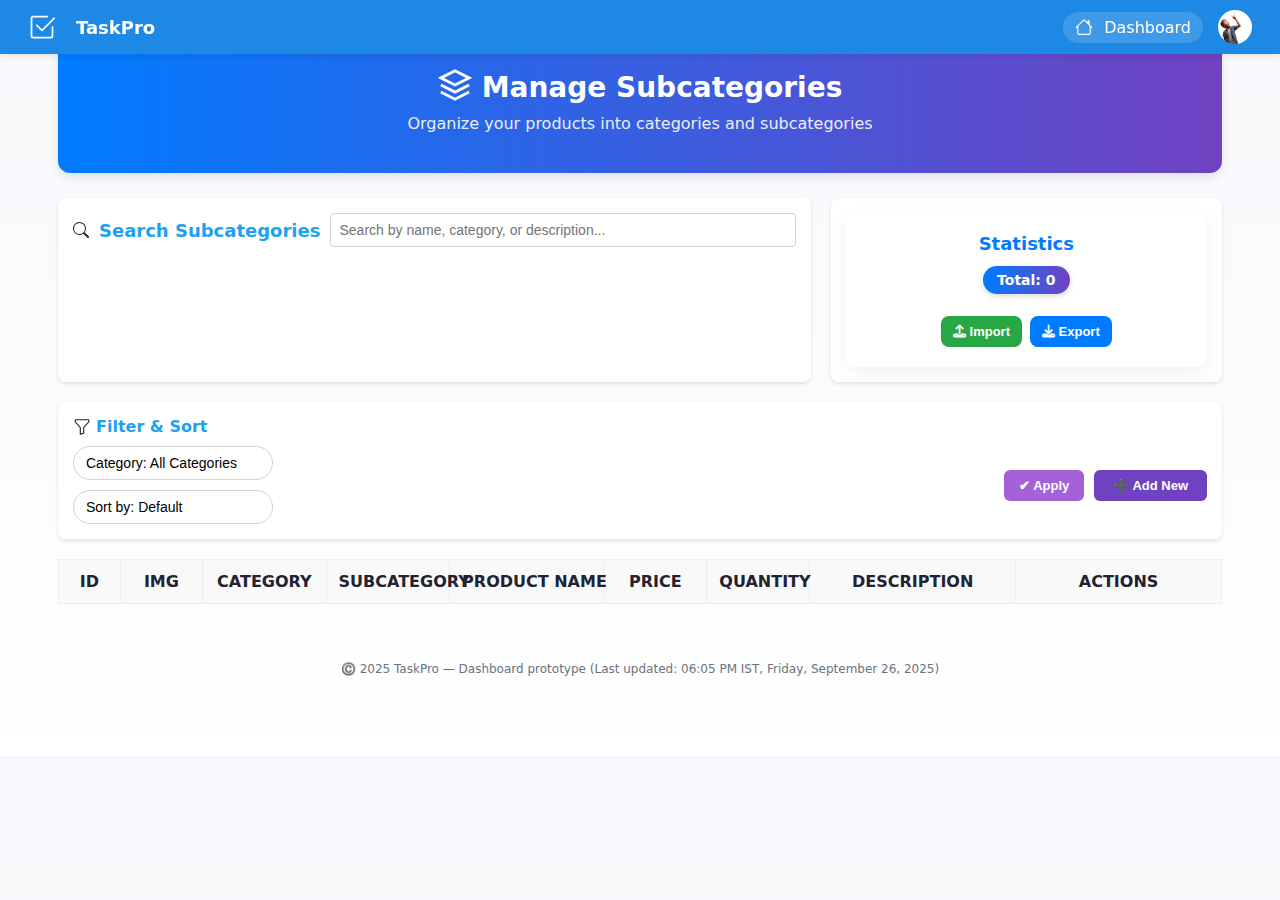
<file: subcategory.html>
<!DOCTYPE html>
<html lang="en">
  <head>
    <meta charset="utf-8" />
    <meta name="viewport" content="width=device-width, initial-scale=1" />
    <title>Subcategory Manager</title>
    <link rel="stylesheet" href="https://cdnjs.cloudflare.com/ajax/libs/font-awesome/6.4.0/css/all.min.css" />
    <link rel="stylesheet" href="subcategory.css" />
    <link rel="stylesheet" href="styles.css" />
    <link rel="stylesheet" href="nav-profile.css" />
  </head>
  <body>
    <!-- NAVBAR -->
    <header class="navbar">
      <div class="nav-inner">
        <div class="brand">
          <div class="logo">
            <svg
              xmlns="http://www.w3.org/2000/svg"
              width="28"
              height="28"
              fill="white"
              class="bi bi-check2-square"
              viewBox="0 0 16 16"
            >
              <path
                d="M3 14.5A1.5 1.5 0 0 1 1.5 13V3A1.5 1.5 0 0 1 3 1.5h8a.5.5 0 0 1 0 1H3a.5.5 0 0 0-.5.5v10a.5.5 0 0 0 .5.5h10a.5.5 0 0 0 .5-.5V8a.5.5 0 0 1 1 0v5a1.5 1.5 0 0 1-1.5 1.5z"
              />
              <path
                d="m8.354 10.354 7-7a.5.5 0 0 0-.708-.708L8 9.293 5.354 6.646a.5.5 0 1 0-.708.708l3 3a.5.5 0 0 0 .708 0"
              />
            </svg>
          </div>
          <span class="brand-name">TaskPro</span>
        </div>
        <div class="nav-actions">
          <a href="dashboard.html" class="dashboard-pill">
            <svg
              xmlns="http://www.w3.org/2000/svg"
              width="18"
              height="18"
              fill="white"
              class="bi bi-house"
              viewBox="0 0 16 16"
            >
              <path
                d="M8.707 1.5a1 1 0 0 0-1.414 0L.646 8.146a.5.5 0 0 0 .708.708L2 8.207V13.5A1.5 1.5 0 0 0 3.5 15h9a1.5 1.5 0 0 0 1.5-1.5V8.207l.646.647a.5.5 0 0 0 .708-.708L13 5.793V2.5a.5.5 0 0 0-.5-.5h-1a.5.5 0 0 0-.5.5v1.293zM13 7.207V13.5a.5.5 0 0 1-.5.5h-9a.5.5 0 0 1-.5-.5V7.207l5-5z"
              />
            </svg>
            <span class="dashboard-text">Dashboard</span>
          </a>
          <div class="profile" id="profile">
            <div id="profileIcon" class="profile-trigger">
              <img src="download.jpeg" alt="Profile" />
            </div>
            <div id="profileDropdown" class="profile-dropdown">
              <ul>
                <li><a href="#" id="editProfileLink">Edit</a></li>
                <li><a href="#" id="settingsLink">Settings</a></li>
                <li><a href="#" id="logoutLink">Logout</a></li>
              </ul>
            </div>
          </div>
        </div>
      </div>
    </header>

    <!-- Subcategory Manager Content -->
    <main class="container">
      <div class="subcategory-banner">
        <div class="subcategory-content">
          <div class="subcategory-title">
            <div class="subcategory-icon">
              <svg
                xmlns="http://www.w3.org/2000/svg"
                width="34"
                height="34"
                fill="white"
                viewBox="0 0 24 24"
              >
                <path
                  d="M12 2L2 7l10 5 10-5-10-5zM2 17l10 5 10-5M2 12l10 5 10-5"
                  stroke="currentColor"
                  stroke-width="2"
                  fill="none"
                />
              </svg>
            </div>
            <h1>Manage Subcategories</h1>
          </div>
          <p>Organize your products into categories and subcategories</p>
        </div>
      </div>
      <div class="search-stats-wrapper">
        <div class="search-container">
          <div class="search-bar">
            <svg xmlns="http://www.w3.org/2000/svg" width="16" height="16" fill="currentColor" class="bi bi-search" viewBox="0 0 16 16">
              <path d="M11.742 10.344a6.5 6.5 0 1 0-1.397 1.398h-.001q.044.06.098.115l3.85 3.85a1 1 0 0 0 1.415-1.414l-3.85-3.85a1 1 0 0 0-.115-.1zM12 6.5a5.5 5.5 0 1 1-11 0 5.5 5.5 0 0 1 11 0"/>
            </svg>
            <span class="search">Search Subcategories</span>
            <input
              type="text"
              id="searchInput"
              placeholder="Search by name, category, or description..."
            />
          </div>
        </div>
        <div class="stats-container">
          <div class="card">
            <h3>Statistics</h3>
            <div class="total-box" id="totalSubcategories">Total: 0</div>
            <div class="buttons">
              <button class="btn btn-import">
                <i class="fas fa-upload"></i> Import
              </button>
              <button class="btn btn-export">
                <i class="fas fa-download"></i> Export
              </button>
            </div>
          </div>
        </div>
      </div>
      <div class="filter-sort-container">
        <div class="filter-sort-header">
          <svg xmlns="http://www.w3.org/2000/svg" width="18" height="18" fill="currentColor" class="bi bi-funnel" viewBox="0 0 16 16">
            <path d="M1.5 1.5A.5.5 0 0 1 2 1h12a.5.5 0 0 1 .5.5v2a.5.5 0 0 1-.128.334L10 8.692V13.5a.5.5 0 0 1-.342.474l-3 1A.5.5 0 0 1 6 14.5V8.692L1.628 3.834A.5.5 0 0 1 1.5 3.5zm1 .5v1.308l4.372 4.858A.5.5 0 0 1 7 8.5v5.306l2-.666V8.5a.5.5 0 0 1 .128-.334L13.5 3.308V2z"/>
          </svg>
          <span class="filter-sort-label">Filter & Sort</span>
        </div>
        <div class="filter-sort-content">
          <div class="filter-sort-options">
            <select class="pill category-select" id="categorySelect" style="border: 1px solid #CED4DA;">
              <option value="all">Category: All Categories</option>
              <!-- Categories will be populated dynamically -->
            </select>
            <select class="pill sort-select" id="sortSelect" style="border: 1px solid #CED4DA;">
              <option value="default">Sort by: Default</option>
              <option value="name-asc">Name (A-Z)</option>
              <option value="name-desc">Name (Z-A)</option>
              <option value="price-asc">Price (Low to High)</option>
              <option value="price-desc">Price (High to Low)</option>
              <option value="newest">Newest First</option>
              <option value="oldest">Oldest First</option>
            </select>
          </div>
          <div class="actions">
            <button class="btn apply" id="applyFiltersBtn">✔ Apply</button>
            <button id="addNewSubBtnFilter" class="btn add-new-btn">➕ Add New</button>
          </div>
        </div>
      </div>
      
      <div class="table-wrapper">
        <table class="category-table">
          <thead>
            <tr>
              <th>ID</th>
              <th>IMG</th>
              <th>CATEGORY</th>
              <th>SUBCATEGORY</th>
              <th>PRODUCT NAME</th>
              <th>PRICE</th>
              <th>QUANTITY</th>
              <th>DESCRIPTION</th>
              <th>ACTIONS</th>
            </tr>
          </thead>
          <tbody id="subcategoryTableBody">
            <!-- Subcategories will be inserted here -->
          </tbody>
        </table>
      </div>
    </main>

    <!-- Add/Edit Subcategory Popup -->
    <div class="profile-popup" id="subcategoryPopup">
      <div class="popup-inner">
        <div class="popup-header">
          <h2 id="popupTitle">Add Subcategory</h2>
          <button class="close-btn" id="closePopupBtn">&times;</button>
        </div>
        <div class="image-container" style="position: relative;">
          <img
            id="subcategoryImg"
            alt="Subcategory Image"
            style="width: 150px; height: 150px; object-fit: cover; border-radius: 50%;"
          />
          <button id="removeSubcategoryPhoto" class="remove-img-btn" style="position: absolute; top: 0; right: 0; background: #ff4d4d; color: white; border: none; border-radius: 50%; width: 24px; height: 24px; display: flex; align-items: center; justify-content: center; cursor: pointer; font-size: 12px;">
            <i class="fas fa-times"></i>
          </button>
          <input
            type="file"
            id="subcategoryPhotoInput"
            accept="image/*"
            style="display: none"
          />
          <button id="changeSubcategoryPhoto" class="image-btn">
            Change Image
          </button>
        </div>
        <form id="subcategoryForm" class="ecommerce-form">
          <div class="form-group">
            <label>Category</label>
            <select id="subcategoryCategory" required>
              <!-- Categories will be populated dynamically -->
            </select>
          </div>
          <div class="form-group">
            <label>Subcategory</label>
            <input
              type="text"
              id="subcategoryName"
              required
              placeholder="e.g., Table Fan"
            />
          </div>
          <div class="form-group">
            <label>Product Name</label>
            <input
              type="text"
              id="productName"
              required
              placeholder="e.g., Premium Table Fan"
            />
          </div>
          <div class="form-group">
            <label>Price ($)</label>
            <input
              type="number"
              id="price"
              step="0.01"
              required
              placeholder="e.g., 49.99"
            />
          </div>
          <div class="form-group">
            <label>Quantity</label>
            <input
              type="number"
              id="quantity"
              required
              placeholder="e.g., 50"
            />
          </div>
          <div class="form-group">
            <label>Description</label>
            <input
              type="text"
              id="subcategoryDesc"
              required
              placeholder="e.g., High-quality table fan"
            />
          </div>
          <div class="form-actions">
            <button type="submit" class="save-btn">Save</button>
            <button type="button" class="cancel-btn">Cancel</button>
          </div>
        </form>
      </div>
    </div>

    <!-- Edit Profile Popup -->
    <div class="profile-popup" id="profilePopup">
      <div class="popup-inner">
        <div class="popup-header">
          <h2>Edit Profile</h2>
          <button class="close-btn" id="closeProfilePopupBtn">&times;</button>
        </div>
        <div class="image-container">
          <img id="profileImg" alt="Profile" />
          <input
            type="file"
            id="photoInput"
            accept="image/*"
            style="display: none"
          />
          <button id="changePhoto" class="image-btn">Change Photo</button>
        </div>
        <form id="profileForm" class="ecommerce-form">
          <div class="form-group">
            <label>Username</label>
            <input type="text" id="username" value="owner" />
          </div>
          <div class="form-group">
            <label>Email</label>
            <input type="email" id="email" value="owner@signaltone.com" />
          </div>
          <div class="form-actions">
            <button type="submit" class="save-btn">Save Changes</button>
            <button type="button" class="cancel-btn">Cancel</button>
          </div>
        </form>
      </div>
    </div>

    <!-- Import Modal -->
    <div id="importModal" class="modal">
      <div class="modal-content">
        <span class="close">&times;</span>
        <h2>📂 Import Subcategories from CSV</h2>
        <label for="csvFile">CSV File</label>
        <input type="file" id="csvFile" accept=".csv" />
        <p class="hint">
          CSV format: <code>category,subcategory,productName,price,description,image,quantity,createdAt</code> (image, quantity, and createdAt optional).
          <a href="#" id="downloadTemplate">Download template</a>
        </p>
        <div class="checkbox-row">
          <input type="checkbox" id="containsHeaders" checked />
          <label for="containsHeaders">First row contains headers</label>
        </div>
        <div class="warning">
          ⚠️ Existing subcategories with the same product name and category will be updated.<br />
          New subcategories will be added.
        </div>
        <div class="modal-actions">
          <button class="btn btn-cancel">Cancel</button>
          <button class="btn btn-blue" id="importSubcategoriesBtn">⬆ Import Subcategories</button>
        </div>
      </div>
    </div>

    <!-- Export Modal -->
    <div id="exportModal" class="modal">
      <div class="modal-content">
        <span class="close">&times;</span>
        <h2>Export subcategories to CSV</h2>
        <p>Click below to export all subcategories as a CSV file.</p>
        <button class="btn btn-blue" id="downloadCsvBtn">Download CSV</button>
      </div>
    </div>

    <footer class="footer">
      <small>©️ 2025 TaskPro — Dashboard prototype (Last updated: 06:05 PM IST, Friday, September 26, 2025)</small>
    </footer>

    <script>
      // Check localStorage availability
      function isLocalStorageAvailable() {
        try {
          const test = "__test__";
          localStorage.setItem(test, test);
          localStorage.removeItem(test);
          return true;
        } catch (e) {
          console.error("localStorage is not available:", e);
          alert("localStorage is disabled. Please enable it or try a different browser.");
          return false;
        }
      }

      // Profile functionality
      const savedUsername = localStorage.getItem("username") || "owner";
      const savedEmail = localStorage.getItem("email") || "owner@signaltone.com";
      const savedProfileImg = localStorage.getItem("profileImg") || "download.jpeg";

      document.getElementById("username").value = savedUsername;
      document.getElementById("email").value = savedEmail;
      const profileIcon = document.getElementById("profileIcon");
      const profileImg = document.getElementById("profileImg");
      const profileTrigger = document.querySelector(".profile-trigger");
      const profilePopup = document.getElementById("profilePopup");
      const profileForm = document.getElementById("profileForm");
      const usernameInput = document.getElementById("username");
      const emailInput = document.getElementById("email");
      const photoInput = document.getElementById("photoInput");
      const changePhotoBtn = document.getElementById("changePhoto");
      const closeProfilePopupBtn = document.getElementById("closeProfilePopupBtn");
      const profileDropdown = document.getElementById("profileDropdown");
      const editProfileLink = document.getElementById("editProfileLink");
      const settingsLink = document.getElementById("settingsLink");
      const logoutLink = document.getElementById("logoutLink");

      profileImg.src = savedProfileImg;
      profileIcon.innerHTML = `<img src="${savedProfileImg}" alt="Profile">`;

      profileTrigger.addEventListener("click", (e) => {
        e.preventDefault();
        profileDropdown.style.display = profileDropdown.style.display === "block" ? "none" : "block";
      });

      editProfileLink.addEventListener("click", (e) => {
        e.preventDefault();
        profileDropdown.style.display = "none";
        profilePopup.style.display = "flex";
      });

      settingsLink.addEventListener("click", (e) => {
        e.preventDefault();
        profileDropdown.style.display = "none";
        alert("Settings page is not implemented yet.");
      });

      logoutLink.addEventListener("click", (e) => {
        e.preventDefault();
        profileDropdown.style.display = "none";
        if (confirm("Are you sure you want to logout?")) {
          localStorage.removeItem("username");
          localStorage.removeItem("email");
          localStorage.removeItem("profileImg");
          window.location.href = "index.html";
        }
      });

      changePhotoBtn.addEventListener("click", () => {
        photoInput.click();
      });

      photoInput.addEventListener("change", (e) => {
        const file = e.target.files[0];
        if (file) {
          const reader = new FileReader();
          reader.onload = (event) => {
            profileImg.src = event.target.result;
            profileIcon.innerHTML = `<img src="${event.target.result}" alt="Profile">`;
          };
          reader.readAsDataURL(file);
        }
      });

      profileForm.addEventListener("submit", (e) => {
        e.preventDefault();
        if (!isLocalStorageAvailable()) return;
        const username = usernameInput.value;
        const email = emailInput.value;
        const profileImgSrc = profileImg.src;
        localStorage.setItem("username", username);
        localStorage.setItem("email", email);
        localStorage.setItem("profileImg", profileImgSrc);
        profileIcon.innerHTML = `<img src="${profileImgSrc}" alt="Profile">`;
        profilePopup.style.display = "none";
      });

      document.querySelector("#profilePopup .cancel-btn").addEventListener("click", () => {
        profilePopup.style.display = "none";
        usernameInput.value = localStorage.getItem("username") || "owner";
        emailInput.value = localStorage.getItem("email") || "owner@signaltone.com";
        profileImg.src = localStorage.getItem("profileImg") || "https://via.placeholder.com/100";
        profileIcon.innerHTML = `<img src="${profileImg.src}" alt="Profile">`;
      });

      closeProfilePopupBtn.addEventListener("click", () => {
        profilePopup.style.display = "none";
      });

      // Subcategory functionality
      let categories = [];
      let subcategories = [];
      if (isLocalStorageAvailable()) {
        try {
          categories = JSON.parse(localStorage.getItem("categories")) || [];
          subcategories = JSON.parse(localStorage.getItem("subcategories")) || [];
        } catch (error) {
          console.error("Error parsing localStorage:", error);
          categories = [];
          subcategories = [];
          localStorage.setItem("categories", JSON.stringify(categories));
          localStorage.setItem("subcategories", JSON.stringify(subcategories));
        }
      } else {
        categories = [];
        subcategories = [];
      }

      // Validate and normalize createdAt for subcategories
      subcategories = subcategories.map(sub => {
        const createdAt = sub.createdAt && !isNaN(new Date(sub.createdAt)) 
          ? sub.createdAt 
          : new Date().toISOString();
        return { ...sub, createdAt };
      });
      if (isLocalStorageAvailable()) {
        localStorage.setItem("subcategories", JSON.stringify(subcategories));
      }

      const subcategoryTableBody = document.getElementById("subcategoryTableBody");
      const totalSubcategories = document.getElementById("totalSubcategories");
      const addNewSubBtn = document.getElementById("addNewSubBtnFilter");
      const subcategoryPopup = document.getElementById("subcategoryPopup");
      const popupTitle = document.getElementById("popupTitle");
      const subcategoryForm = document.getElementById("subcategoryForm");
      const subcategoryCategorySelect = document.getElementById("subcategoryCategory");
      const subcategoryNameInput = document.getElementById("subcategoryName");
      const productNameInput = document.getElementById("productName");
      const priceInput = document.getElementById("price");
      const quantityInput = document.getElementById("quantity");
      const subcategoryDescInput = document.getElementById("subcategoryDesc");
      const subcategoryImg = document.getElementById("subcategoryImg");
      const subcategoryPhotoInput = document.getElementById("subcategoryPhotoInput");
      const changeSubcategoryPhotoBtn = document.getElementById("changeSubcategoryPhoto");
      const removeSubcategoryPhotoBtn = document.getElementById("removeSubcategoryPhoto");
      const searchInput = document.getElementById("searchInput");
      const sortSelect = document.getElementById("sortSelect");
      const applyFiltersBtn = document.getElementById("applyFiltersBtn");
      const closePopupBtn = document.getElementById("closePopupBtn");
      const categorySelect = document.getElementById("categorySelect");
      let editingIndex = -1;

      const defaultImage = "https://images.unsplash.com/photo-1600585152280-be6161a56a0c?auto=format&fit=crop&w=150&q=80";

      // Trigger file input click when "Change Image" button is clicked
      changeSubcategoryPhotoBtn.addEventListener("click", () => {
        subcategoryPhotoInput.click();
      });

      // Handle file selection and update subcategory image
      subcategoryPhotoInput.addEventListener("change", (e) => {
        const file = e.target.files[0];
        if (file) {
          const reader = new FileReader();
          reader.onload = (event) => {
            subcategoryImg.src = event.target.result;
          };
          reader.readAsDataURL(file);
        }
      });

      // Handle remove image button click
      removeSubcategoryPhotoBtn.addEventListener("click", () => {
        const uniqueCategories = deduplicateCategories(categories);
        subcategoryImg.src =
          uniqueCategories.find((cat) => (cat.name || "").trim().toLowerCase() === (subcategoryCategorySelect.value || "").trim().toLowerCase())?.image ||
          defaultImage;
        subcategoryPhotoInput.value = "";
      });

      // Function to deduplicate categories by name (case-insensitive)
      function deduplicateCategories(cats) {
        const seen = new Map();
        cats.forEach((cat) => {
          const nameLower = (cat.name || "").trim().toLowerCase();
          if (nameLower && !seen.has(nameLower)) {
            seen.set(nameLower, { ...cat, name: cat.name.trim() });
          } else if (nameLower) {
            seen.set(nameLower, { ...cat, name: cat.name.trim() });
          }
        });
        return Array.from(seen.values());
      }

      // Initialize categories with deduplication
      categories = deduplicateCategories(categories);

      // Function to populate category dropdowns
      function populateCategoryDropdowns() {
        subcategoryCategorySelect.innerHTML = "";
        categorySelect.innerHTML = '<option value="all">Category: All Categories</option>';
        const uniqueCategories = deduplicateCategories(categories);
        console.log("Populating dropdowns with categories:", uniqueCategories);
        if (uniqueCategories.length === 0) {
          console.warn("No categories available");
          subcategoryCategorySelect.innerHTML = '<option value="">No categories available</option>';
          return;
        }
        uniqueCategories.forEach((cat) => {
          const option1 = document.createElement("option");
          option1.value = (cat.name || "").trim().toLowerCase();
          option1.textContent = cat.name || "";
          subcategoryCategorySelect.appendChild(option1);

          const option2 = document.createElement("option");
          option2.value = (cat.name || "").trim().toLowerCase();
          option2.textContent = cat.name || "";
          categorySelect.appendChild(option2);
        });

        subcategoryImg.src =
          uniqueCategories.find((cat) => (cat.name || "").trim().toLowerCase() === (subcategoryCategorySelect.value || "").trim().toLowerCase())?.image ||
          defaultImage;
      }

      // Initialize category dropdowns
      populateCategoryDropdowns();

      // Listen for changes to categories in localStorage
      window.addEventListener("storage", (e) => {
        if (e.key === "categories" && isLocalStorageAvailable()) {
          categories = JSON.parse(e.newValue) || [];
          categories = deduplicateCategories(categories);
          console.log("Categories updated:", categories);
          populateCategoryDropdowns();
          renderSubcategories(searchInput.value, categorySelect.value);
        }
      });

      function renderSubcategories(searchFilter = "", filterCategory = "all") {
        console.log("Rendering subcategories:", subcategories, { searchFilter, filterCategory });
        if (!subcategoryTableBody) {
          console.error("subcategoryTableBody element not found");
          return;
        }
        subcategoryTableBody.innerHTML = "";
        let filteredSubcategories = subcategories.filter((sub) => {
          const matchesSearch =
            (sub.productName || "").toLowerCase().includes(searchFilter.toLowerCase()) ||
            ((sub.category || "").trim().toLowerCase().includes(searchFilter.toLowerCase())) ||
            (sub.desc || "").toLowerCase().includes(searchFilter.toLowerCase());
          const matchesCategory = filterCategory === "all" || 
            ((sub.category || "").trim().toLowerCase() === (filterCategory || "").trim().toLowerCase());
          console.log("Subcategory:", sub.category, "Matches category:", matchesCategory);
          return matchesSearch && matchesCategory;
        });

        // Apply sorting
        console.log("Sorting subcategories by:", sortSelect.value);
        console.log("Before sorting:", filteredSubcategories.map(sub => ({ productName: sub.productName, createdAt: sub.createdAt })));
        switch (sortSelect.value) {
          case "name-asc":
            filteredSubcategories.sort((a, b) => 
              (a.productName || "").localeCompare(b.productName || ""));
            break;
          case "name-desc":
            filteredSubcategories.sort((a, b) => 
              (b.productName || "").localeCompare(a.productName || ""));
            break;
          case "price-asc":
            filteredSubcategories.sort((a, b) => 
              (a.price || 0) - (b.price || 0));
            break;
          case "price-desc":
            filteredSubcategories.sort((a, b) => 
              (b.price || 0) - (a.price || 0));
            break;
          case "newest":
            filteredSubcategories.sort((a, b) => {
              const dateA = new Date(a.createdAt || "1970-01-01T00:00:00Z");
              const dateB = new Date(b.createdAt || "1970-01-01T00:00:00Z");
              if (isNaN(dateA)) console.error("Invalid dateA:", a.createdAt);
              if (isNaN(dateB)) console.error("Invalid dateB:", b.createdAt);
              return dateB - dateA;
            });
            break;
          case "oldest":
            filteredSubcategories.sort((a, b) => {
              const dateA = new Date(a.createdAt || "1970-01-01T00:00:00Z");
              const dateB = new Date(b.createdAt || "1970-01-01T00:00:00Z");
              if (isNaN(dateA)) console.error("Invalid dateA:", a.createdAt);
              if (isNaN(dateB)) console.error("Invalid dateB:", b.createdAt);
              return dateA - dateB;
            });
            break;
          default:
            break;
        }
        console.log("After sorting:", filteredSubcategories.map(sub => ({ productName: sub.productName, createdAt: sub.createdAt })));

        filteredSubcategories.forEach((sub, index) => {
          const row = document.createElement("tr");
          row.innerHTML = `
            <td data-label="ID">${index + 1}</td>
            <td data-label="IMG"><img src="${sub.image || defaultImage}" alt="${sub.productName || ''}"></td>
            <td data-label="CATEGORY">${sub.category   || ''}</td>
            <td data-label="SUBCATEGORY">${sub.subcategory   || ''}</td>
            <td data-label="PRODUCT NAME">${sub.productName   || ''}</td>
            <td data-label="PRICE">$${sub.price ? sub.price.toFixed(2) : '0.00'}</td>
            <td data-label="QUANTITY">${sub.quantity   || 0}</td>
            <td data-label="DESCRIPTION">${sub.desc    || ''}</td>
            <td data-label="ACTIONS">
              <div class="edit-delete-group">
                <button class="edit-subcategory" data-index="${index}">
                  <i class="fas fa-edit"></i> Edit
                </button>
                <button class="delete-subcategory" data-index="${index}">
                  <i class="fas fa-trash"></i> Delete
                </button>
              </div>
            </td>
          `;
          subcategoryTableBody.appendChild(row);
        });
        totalSubcategories.textContent = `Total: ${filteredSubcategories.length}`;
      }

      renderSubcategories();

      addNewSubBtn.addEventListener("click", () => {
        if (!addNewSubBtn) {
          console.error("Add New button not found!");
          return;
        }
        popupTitle.textContent = "Add Subcategory";
        const uniqueCategories = deduplicateCategories(categories);
        subcategoryCategorySelect.value = uniqueCategories[0]?.name.trim().toLowerCase() || "";
        subcategoryNameInput.value = "";
        productNameInput.value = "";
        priceInput.value = "";
        quantityInput.value = "";
        subcategoryDescInput.value = "";
        subcategoryImg.src =
          uniqueCategories.find((cat) => (cat.name || "").trim().toLowerCase() === (subcategoryCategorySelect.value || "").trim().toLowerCase())?.image ||
          defaultImage;
        editingIndex = -1;
        subcategoryPopup.style.display = "flex";
      });

      subcategoryCategorySelect.addEventListener("change", () => {
        const uniqueCategories = deduplicateCategories(categories);
        subcategoryImg.src =
          uniqueCategories.find((cat) => (cat.name || "").trim().toLowerCase() === (subcategoryCategorySelect.value || "").trim().toLowerCase())?.image ||
          defaultImage;
      });

      subcategoryForm.addEventListener("submit", (e) => {
        e.preventDefault();
        console.log("Submitting subcategory form", {
          category: subcategoryCategorySelect.value,
          subcategory: subcategoryNameInput.value,
          productName: productNameInput.value,
          price: priceInput.value,
          quantity: quantityInput.value,
          desc: subcategoryDescInput.value,
          image: subcategoryImg.src,
          editingIndex
        });
        try {
          if (!isLocalStorageAvailable()) {
            alert("Cannot save: localStorage is disabled.");
            return;
          }
          if (categories.length === 0) {
            console.error("No categories available");
            alert("No categories available. Please add a category in the Category Manager first.");
            return;
          }
          if (!subcategoryCategorySelect.value || !subcategoryNameInput.value || !productNameInput.value || !priceInput.value || !quantityInput.value || !subcategoryDescInput.value) {
            console.error("Form validation failed: Missing fields");
            alert("Please fill all fields.");
            return;
          }
          const subcategory = {
            category: subcategoryCategorySelect.value.trim(),
            subcategory: subcategoryNameInput.value.trim(),
            productName: productNameInput.value.trim(),
            price: parseFloat(priceInput.value),
            quantity: parseInt(quantityInput.value),
            desc: subcategoryDescInput.value.trim(),
            image: subcategoryImg.src,
            createdAt: editingIndex >= 0 ? subcategories[editingIndex].createdAt || new Date().toISOString() : new Date().toISOString()
          };
          if (editingIndex >= 0) {
            subcategories[editingIndex] = subcategory;
          } else {
            subcategories.push(subcategory);
          }
          localStorage.setItem("subcategories", JSON.stringify(subcategories));
          console.log("Subcategories saved:", subcategories);
          searchInput.value = "";
          categorySelect.value = "all";
          sortSelect.value = "default";
          renderSubcategories("", "all");
          subcategoryPopup.style.display = "none";
          const uniqueCategories = deduplicateCategories(categories);
          subcategoryCategorySelect.value = uniqueCategories[0]?.name.trim().toLowerCase() || "";
          subcategoryNameInput.value = "";
          productNameInput.value = "";
          priceInput.value = "";
          quantityInput.value = "";
          subcategoryDescInput.value = "";
          subcategoryImg.src =
            uniqueCategories.find((cat) => (cat.name || "").trim().toLowerCase() === (subcategoryCategorySelect.value || "").trim().toLowerCase())?.image ||
            defaultImage;
        } catch (error) {
          console.error("Error saving subcategory:", error);
          alert("Failed to save subcategory. Check console for details.");
        }
      });

      document.querySelectorAll(".cancel-btn").forEach((btn) => {
        btn.addEventListener("click", () => {
          subcategoryPopup.style.display = "none";
          profilePopup.style.display = "none";
          if (editingIndex >= 0) {
            const sub = subcategories[editingIndex];
            subcategoryCategorySelect.value = sub.category;
            subcategoryNameInput.value = sub.subcategory;
            productNameInput.value = sub.productName;
            priceInput.value = sub.price;
            quantityInput.value = sub.quantity;
            subcategoryDescInput.value = sub.desc;
            subcategoryImg.src = sub.image || defaultImage;
          } else {
            const uniqueCategories = deduplicateCategories(categories);
            subcategoryCategorySelect.value = uniqueCategories[0]?.name.trim().toLowerCase() || "";
            subcategoryNameInput.value = "";
            productNameInput.value = "";
            priceInput.value = "";
            quantityInput.value = "";
            subcategoryDescInput.value = "";
            subcategoryImg.src =
              uniqueCategories.find((cat) => (cat.name || "").trim().toLowerCase() === (subcategoryCategorySelect.value || "").trim().toLowerCase())?.image ||
              defaultImage;
          }
        });
      });

      closePopupBtn.addEventListener("click", () => {
        subcategoryPopup.style.display = "none";
        if (editingIndex >= 0) {
          const sub = subcategories[editingIndex];
          subcategoryCategorySelect.value = sub.category;
          subcategoryNameInput.value = sub.subcategory;
          productNameInput.value = sub.productName;
          priceInput.value = sub.price;
          quantityInput.value = sub.quantity;
          subcategoryDescInput.value = sub.desc;
          subcategoryImg.src = sub.image || defaultImage;
        } else {
          const uniqueCategories = deduplicateCategories(categories);
          subcategoryCategorySelect.value = uniqueCategories[0]?.name.trim().toLowerCase() || "";
          subcategoryNameInput.value = "";
          productNameInput.value = "";
          priceInput.value = "";
          quantityInput.value = "";
          subcategoryDescInput.value = "";
          subcategoryImg.src =
            uniqueCategories.find((cat) => (cat.name || "").trim().toLowerCase() === (subcategoryCategorySelect.value || "").trim().toLowerCase())?.image ||
            defaultImage;
        }
      });

      subcategoryTableBody.addEventListener("click", (e) => {
        const editButton = e.target.closest(".edit-subcategory");
        const deleteButton = e.target.closest(".delete-subcategory");
        if (editButton) {
          editingIndex = parseInt(editButton.getAttribute("data-index"));
          const sub = subcategories[editingIndex];
          popupTitle.textContent = "Edit Subcategory";
          subcategoryCategorySelect.value = (sub.category || "").trim().toLowerCase();
          subcategoryNameInput.value = sub.subcategory;
          productNameInput.value = sub.productName;
          priceInput.value = sub.price;
          quantityInput.value = sub.quantity;
          subcategoryDescInput.value = sub.desc;
          subcategoryImg.src = sub.image || defaultImage;
          subcategoryPopup.style.display = "flex";
        } else if (deleteButton) {
          const index = parseInt(deleteButton.getAttribute("data-index"));
          if (confirm("Are you sure you want to delete this subcategory?")) {
            subcategories.splice(index, 1);
            if (isLocalStorageAvailable()) {
              localStorage.setItem("subcategories", JSON.stringify(subcategories));
            }
            renderSubcategories(searchInput.value, categorySelect.value);
          }
        }
      });

      searchInput.addEventListener("input", (e) => {
        renderSubcategories(e.target.value, categorySelect.value);
      });

      sortSelect.addEventListener("change", () => {
        renderSubcategories(searchInput.value, categorySelect.value);
      });

      applyFiltersBtn.addEventListener("click", () => {
        console.log("Applying filters with category:", categorySelect.value);
        renderSubcategories(searchInput.value, categorySelect.value);
      });

      // Import functionality
      const importModal = document.getElementById("importModal");
      const csvFileInput = document.getElementById("csvFile");
      const closeImportModal = document.querySelector("#importModal .close");
      const importBtn = document.getElementById("importSubcategoriesBtn");
      const headerCheckbox = importModal.querySelector("#containsHeaders");

      document.querySelectorAll(".btn-import").forEach((btn) => {
        btn.addEventListener("click", () => {
          importModal.style.display = "flex";
        });
      });

      closeImportModal.addEventListener("click", () => {
        importModal.style.display = "none";
        csvFileInput.value = "";
      });

      importBtn.addEventListener("click", () => {
        if (!isLocalStorageAvailable()) {
          alert("Cannot import: localStorage is disabled.");
          return;
        }
        const file = csvFileInput.files[0];
        if (file) {
          const reader = new FileReader();
          reader.onload = (e) => {
            const text = e.target.result;
            const rows = text.split("\n");
            const hasHeaders = headerCheckbox.checked;
            const startIndex = hasHeaders ? 1 : 0;

            rows.slice(startIndex).forEach((row) => {
              const [category, subcategory, productName, price, desc, image, quantity, createdAt] = row
                .split(",")
                .map((item) => item.trim());
              if (category && subcategory && productName && price && desc) {
                const validCreatedAt = createdAt && !isNaN(new Date(createdAt)) 
                  ? createdAt 
                  : new Date().toISOString();
                const newSubcategory = {
                  category: category.trim(),
                  subcategory: subcategory.trim(),
                  productName: productName.trim(),
                  price: parseFloat(price.trim()),
                  quantity: quantity ? parseInt(quantity.trim()) : 0,
                  desc: desc.trim(),
                  image: image ? image.trim() : defaultImage,
                  createdAt: validCreatedAt
                };
                const existingIndex = subcategories.findIndex(
                  (sub) =>
                    sub.productName === newSubcategory.productName &&
                    (sub.category || "").trim().toLowerCase() === (newSubcategory.category || "").trim().toLowerCase()
                );
                if (existingIndex >= 0) {
                  subcategories[existingIndex] = newSubcategory;
                } else {
                  subcategories.push(newSubcategory);
                }
              } else {
                console.error("Invalid row data:", row);
              }
            });
            localStorage.setItem("subcategories", JSON.stringify(subcategories));
            renderSubcategories(searchInput.value, categorySelect.value);
            importModal.style.display = "none";
            csvFileInput.value = "";
          };
          reader.readAsText(file);
        } else {
          alert("Please select a CSV file.");
        }
      });

      // Close modal when clicking outside
      window.addEventListener("click", (e) => {
        if (e.target === importModal) {
          importModal.style.display = "none";
          csvFileInput.value = "";
        }
      });

      // Export functionality
      const exportModal = document.getElementById("exportModal");
      const closeExportModal = document.querySelector("#exportModal .close");
      const downloadCsvBtn = document.getElementById("downloadCsvBtn");

      document.querySelectorAll(".btn-export").forEach((btn) => {
        btn.addEventListener("click", () => {
          exportModal.style.display = "flex";
        });
      });

      closeExportModal.addEventListener("click", () => {
        exportModal.style.display = "none";
      });

      window.addEventListener("click", (e) => {
        if (e.target === exportModal) {
          exportModal.style.display = "none";
        }
      });

      downloadCsvBtn.addEventListener("click", () => {
        const csv = [
          "Category,Subcategory,Product Name,Price,Description,Image,Quantity,CreatedAt",
          ...subcategories.map((sub) =>
            `${sub.category},${sub.subcategory},${sub.productName},${sub.price},${sub.desc},${sub.image},${sub.quantity},${sub.createdAt || ''}`
          ),
        ].join("\n");
        const blob = new Blob([csv], { type: "text/csv;charset=utf-8;" });
        const url = window.URL.createObjectURL(blob);
        const a = document.createElement("a");
        a.href = url;
        a.download = "subcategories.csv";
        document.body.appendChild(a);
        a.click();
        document.body.removeChild(a);
        window.URL.revokeObjectURL(url);
        exportModal.style.display = "none";
      });
    </script>
  </body>
</html>
</file>
<file: category.css>
/* Append these styles to the existing styles.css */

/* General Mobile Adjustments */
@media (max-width: 640px) {
  body {
    padding: 5px;
    overflow-x: hidden;
    box-sizing: border-box;
  }
  * {
    box-sizing: border-box;
  }
  .btn {
    font-size: 13px;
    padding: 6px 12px;
  }
  input, select {
    font-size: 16px; /* Prevent iOS zoom */
    max-width: 100%;
  }
}

/* Hero Mobile */
@media (max-width: 640px) {
  .hero {
    flex-direction: column;
    align-items: flex-start;
    padding: 8px 12px;
    gap: 8px;
    width: 100%;
    max-width: 100%;
    overflow-x: hidden;
    background-color: #1DA1F2; /* Ensure background fills entire area */
    border-radius: 8px; /* Maintain rounded corners */
    margin: 0; /* Remove any margins causing gaps */
  }
  .header-content {
    width: 100%;
    max-width: 100%;
  }
  .header-title {
    font-size: 16px;
  }
  .header-subtitle {
    font-size: 11px;
  }
  .category-controls {
    justify-content: flex-start;
    width: 100%;
    flex-wrap: wrap;
    gap: 8px;
    overflow-x: hidden;
  }
  .btn, select.btn {
    flex: 1;
    min-width: 100px;
    max-width: 100%;
    text-align: center;
  }
}

/* Search Sort Mobile */
@media (max-width: 640px) {
  .search-sort {
    flex-direction: column;
    gap: 12px;
    padding: 8px;
    width: 100%;
    max-width: 100%;
    overflow-x: hidden;
  }
  .search, .sort {
    width: 100%;
    max-width: 100%;
  }
  .apply-filters {
    width: 100%;
    max-width: 100%;
    justify-content: center;
  }
}

/* Category Table Mobile */
@media (max-width: 640px) {
  .category-table {
    width: 100%;
    max-width: 100%;
    overflow-x: auto; /* Enable horizontal scrolling for entire table */
    overflow-y: auto; /* Allow vertical scrolling only if needed */
    -webkit-overflow-scrolling: touch; /* Smooth scrolling on iOS */
  }
  .category-table table {
    min-width: 600px; /* Ensure table is wide enough to require horizontal scrolling */
    width: 100%;
  }
  .category-table th,
  .category-table td {
    padding: 6px 8px;
    min-width: 100px; /* Ensure columns have minimum width */
    white-space: nowrap; /* Prevent text wrapping */
    font-size: 13px;
  }
  .category-table th {
    background: #f9f9f9;
  }
  .category-table td img {
    width: 40px;
    height: 40px;
  }
  .edit-category, .delete-category {
    padding: 4px 8px;
    font-size: 12px;
    min-width: 60px;
  }
}

/* Category Controls Mobile */
@media (max-width: 640px) {
  .category-controls {
    justify-content: flex-start !important;
    flex-wrap: wrap;
    gap: 6px;
    width: 100%;
    max-width: 100%;
    overflow-x: hidden;
  }
  select.btn {
    min-width: 100px;
    max-width: 100%;
  }
}

/* Popup Mobile */
@media (max-width: 640px) {
  #categoryPopup .popup-inner {
    width: 95%;
    max-width: 95vw;
    margin: 10px auto;
    padding: 12px;
    overflow-x: hidden;
  }
  #categoryPopup .popup-header h2 {
    font-size: 20px;
  }
  #categoryPopup .image-container img {
    width: 100px;
    height: 100px;
  }
  #categoryPopup .form-actions {
    flex-direction: column;
    gap: 8px;
  }
  #categoryPopup .save-btn,
  #categoryPopup .cancel-btn {
    width: 100%;
    max-width: 100%;
  }
}

/* Modal Mobile */
@media (max-width: 640px) {
  .modal-content {
    width: 95%;
    max-width: 95vw;
    margin: 10% auto;
    padding: 12px;
    overflow-x: hidden;
  }
  .modal-actions {
    flex-direction: column;
    gap: 8px;
  }
  .btn-cancel, .btn-blue {
    width: 100%;
    max-width: 100%;
  }
  .checkbox-row {
    justify-content: flex-start;
    width: 100%;
    max-width: 100%;
  }
}

/* CSV Options Mobile */
@media (max-width: 640px) {
  #csvOptions {
    width: 100%;
    max-width: 100%;
    padding: 8px;
  }
}
</file>
<file: styles.css>
:root {
  --blue: #1e88e5;
  --bg: #f6f8fb;
  --muted: #6b7280;
  --card-bg: #fff;
  --profile-bg: linear-gradient(135deg, #2e3192, #1e88e5);
  --accent: #ff6f61;
  --shadow: 0 10px 30px rgba(0, 0, 0, 0.2);
}

* {
  box-sizing: border-box;
}

body {
  margin: 0;
  font-family: Inter, ui-sans-serif, system-ui, -apple-system, "Segoe UI",
    Roboto, Arial;
  background: linear-gradient(180deg, var(--bg) 0%, #ffffff 100%);
  color: #223;
}

.para{
  color: black;
  font-size: 13px;
  text-align: center;
}

/* NAVBAR */
.navbar {
  background: var(--blue);
  color: white;
  padding: 10px 18px;
  box-shadow: 0 2px 6px rgba(16, 24, 40, 0.08);

  top: 0;
  z-index: 10;
}
.nav-inner {
  
  
  margin: 0 auto;
  margin-left: 0px;
  margin-right: 0px;
  display: flex;
  align-items: center;
  justify-content: space-between;
}
.brand {
  display: flex;
  align-items: center;
  gap: 10px;
}
.brand-name {
  font-weight: 700;
  font-size: 18px;
}
.logo {
  display: flex;
  align-items: center;
}

.nav-actions {
  display: flex;
  align-items: center;
  gap: 12px;
}

/* Dashboard pill */
.dashboard-pill {
  display: flex;
  align-items: center;
  gap: 6px;
  background: rgba(255, 255, 255, 0.15);
  padding: 6px 12px;
  border-radius: 20px;
  font-weight: 500;
  text-decoration: none;
  color: white;
}
.dashboard-pill svg {
  flex-shrink: 0;
}

/* LAYOUT */
.container {
  max-width: 1150px;
  margin: 28px auto;
  padding: 0 18px;
}
.hero {
  text-align: left;
  margin-top: 18px;
}
.hero h1 {
  color: #155;
  font-size: 30px;
  margin-bottom: 6px;
}
.subtitle {
  color: var(--muted);
  font-size: 14px;
  margin-top: 0;
}

.cards-grid {
  margin-top: 28px;
  display: grid;
  grid-template-columns: repeat(3, 1fr);
  gap: 20px;
}

.cards-grid > :nth-child(4),
.cards-grid > :nth-child(5) {
  grid-column: span 1;
}

.card {
  background: var(--card-bg);
  padding: 20px;
  border-radius: 10px;
  box-shadow: 0 6px 20px rgba(12, 20, 40, 0.06);
  display: flex;
  flex-direction: column;
  gap: 12px;
  align-items: center;
  text-align: center;
  transition: transform 0.2s;
}
.card:hover {
  transform: translateY(-5px);
}
.card.small {
  padding: 16px;
}
.card h3 {
  margin: 0;
  font-size: 18px;
}
.card h4 {
  margin: 0;
  font-size: 16px;
}
.muted {
  color: var(--muted);
  font-size: 13px;
  margin: 0;
}
.small-text {
  font-size: 12px;
}

.card-icon {
  display: flex;
  align-items: center;
  justify-content: center;
  width: 62px;
  height: 62px;
  border-radius: 12px;
  box-shadow: 0 6px 14px rgba(10, 20, 40, 0.03);
}
.card-icon--orange {
  background: linear-gradient(180deg, #fff7ef, #fff1e6);
}
.card-icon--teal {
  background: linear-gradient(180deg, #e8fdf7, #e6fbf6);
}
.card-icon--blue {
  background: linear-gradient(180deg, #e8f2ff, #eef6ff);
}
.card-icon--mint {
  background: linear-gradient(180deg, #f0fffa, #eefff7);
}
.card-icon--indigo {
  background: linear-gradient(180deg, #f3f5ff, #f6f7ff);
}

.btn {
  display: inline-block;
  padding: 8px 12px;
  border-radius: 8px;
  text-decoration: none;
  font-weight: 600;
  font-size: 13px;
  cursor: pointer;
}
.btn-soft {
  border: 0;
  box-shadow: inset 0 -2px 0 rgba(0, 0, 0, 0.04);
}
.btn-orange {
  background: #ffedd5;
  color: #9a4b00;
}
.btn-teal {
  background: #e6f8f3;
  color: #006b5c;
}
.btn-blue {
  background: #e8f0ff;
  color: #134e9d;
}
.btn-mint {
  background: #e8fbff;
  color: #005e6b;
}
.btn-indigo {
  background: #eef2ff;
  color: #373e7e;
}

/* Popups (General Styles) */
.profile-popup {
  display: none;
  position: fixed;
  top: 0;
  left: 0;
  width: 100%;
  height: 100%;
  background: rgba(0, 0, 0, 0.5);
  align-items: center;
  justify-content: center;
  z-index: 100;
}
.popup-inner {
  background: var(--card-bg);
  padding: 20px;
  border-radius: 10px;
  width: 450px;
  text-align: center;
  box-shadow: 0 6px 20px rgba(0, 0, 0, 0.1);
}
.popup-header {
  display: flex;
  justify-content: space-between;
  align-items: center;
  margin-bottom: 15px;
  border-bottom: 1px solid #ddd;
  padding-bottom: 10px;
}
.popup-header h2 {
  margin: 0;
  font-size: 24px;
  color: #1e88e5;
  font-weight: 700;
}
.close-btn {
  background: none;
  border: none;
  font-size: 24px;
  cursor: pointer;
  color: #666;
  padding: 0 10px;
  transition: color 0.3s;
}
.close-btn:hover {
  color: #ff4444;
}
.image-container {
  margin-bottom: 20px;
}
.image-container img {
  width: 120px;
  height: 120px;
  border-radius: 50%;
  border: 3px solid #e0e7ff;
  object-fit: cover;
  box-shadow: 0 4px 12px rgba(0, 0, 0, 0.1);
}
.image-btn {
  background: #e0e7ff;
  color: #1e88e5;
  border: none;
  padding: 8px 16px;
  border-radius: 5px;
  cursor: pointer;
  margin-top: 10px;
  font-size: 14px;
  font-weight: 500;
  transition: background 0.3s, color 0.3s;
}
.image-btn:hover {
  background: #d1e0ff;
  color: #155e9d;
}
.ecommerce-form {
  display: flex;
  flex-direction: column;
  gap: 15px;
}
.form-group {
  text-align: left;
}
.form-group label {
  display: block;
  margin-bottom: 5px;
  font-weight: 500;
  color: #555;
}
.form-group input,
.form-group select {
  width: 100%;
  padding: 10px;
  border: 1px solid #ddd;
  border-radius: 5px;
  font-size: 14px;
  box-sizing: border-box;
  background: #fff;
  transition: border-color 0.3s, box-shadow 0.3s;
}
.form-group input:focus,
.form-group select:focus {
  outline: none;
  border-color: var(--blue);
  box-shadow: 0 0 5px rgba(30, 136, 229, 0.3);
}
.form-actions {
  display: flex;
  justify-content: flex-end;
  gap: 10px;
  margin-top: 20px;
}
.save-btn,
.cancel-btn {
  padding: 10px 20px;
  border: none;
  border-radius: 5px;
  cursor: pointer;
  font-size: 14px;
  font-weight: 600;
  transition: background 0.3s, color 0.3s;
}
.save-btn {
  background: var(--blue);
  color: white;
}
.save-btn:hover {
  background: #166ec4;
}
.cancel-btn {
  background: #ccc;
  color: black;
}
.cancel-btn:hover {
  background: #bbb;
}

/* Specific Styling for Edit Profile Popup */
.profile-popup#profilePopup {
  background: rgba(0, 0, 0, 0.6);
  animation: fadeIn 0.3s ease-in;
}
@keyframes fadeIn {
  from {
    opacity: 0;
  }
  to {
    opacity: 1;
  }
}
.profile-popup#profilePopup .popup-inner {
  background: var(--profile-bg);
  padding: 30px;
  border-radius: 15px;
  width: 500px;
  box-shadow: var(--shadow);
  border: 2px solid rgba(255, 255, 255, 0.2);
  transform: scale(0.95);
  animation: popIn 0.3s ease-out forwards;
}
@keyframes popIn {
  from {
    transform: scale(0.95);
    opacity: 0;
  }
  to {
    transform: scale(1);
    opacity: 1;
  }
}
.profile-popup#profilePopup .popup-header {
  margin-bottom: 25px;
  border-bottom: 2px solid rgba(255, 255, 255, 0.3);
  padding-bottom: 15px;
}
.profile-popup#profilePopup .popup-header h2 {
  font-size: 28px;
  color: #fff;
  font-weight: 800;
  text-transform: uppercase;
  letter-spacing: 1px;
  text-shadow: 0 2px 4px rgba(0, 0, 0, 0.2);
}
.profile-popup#profilePopup .close-btn {
  font-size: 28px;
  color: #fff;
  transition: color 0.3s, transform 0.3s;
}
.profile-popup#profilePopup .close-btn:hover {
  color: var(--accent);
  transform: rotate(90deg);
}
.profile-popup#profilePopup .image-container {
  margin-bottom: 25px;
}
.profile-popup#profilePopup .image-container img {
  width: 150px;
  height: 150px;
  border: 5px solid #fff;
  box-shadow: 0 8px 20px rgba(0, 0, 0, 0.3);
  transition: transform 0.3s;
}
.profile-popup#profilePopup .image-container img:hover {
  transform: scale(1.1);
}
.profile-popup#profilePopup .image-btn {
  background: rgba(255, 255, 255, 0.2);
  color: #fff;
  border: 2px solid #fff;
  padding: 10px 20px;
  border-radius: 25px;
  font-size: 16px;
  font-weight: 600;
  transition: background 0.3s, color 0.3s, transform 0.3s;
}
.profile-popup#profilePopup .image-btn:hover {
  background: var(--accent);
  color: #fff;
  transform: translateY(-2px);
}
.profile-popup#profilePopup .form-group label {
  color: #fff;
  text-shadow: 0 1px 3px rgba(0, 0, 0, 0.2);
}
.profile-popup#profilePopup .form-group input {
  background: rgba(255, 255, 255, 0.1);
  color: #fff;
  border: 2px solid rgba(255, 255, 255, 0.3);
}
.profile-popup#profilePopup .form-group input:focus {
  border-color: var(--accent);
  box-shadow: 0 0 10px rgba(255, 111, 97, 0.5);
  background: rgba(255, 255, 255, 0.2);
}
.profile-popup#profilePopup .form-actions {
  margin-top: 25px;
  gap: 15px;
}
.profile-popup#profilePopup .save-btn,
.profile-popup#profilePopup .cancel-btn {
  padding: 12px 25px;
  border-radius: 25px;
  font-size: 16px;
  font-weight: 700;
  transition: transform 0.3s, background 0.3s;
}
.profile-popup#profilePopup .save-btn {
  background: var(--accent);
}
.profile-popup#profilePopup .save-btn:hover {
  background: #ff5e50;
  transform: translateY(-2px);
}
.profile-popup#profilePopup .cancel-btn {
  background: rgba(255, 255, 255, 0.2);
}
.profile-popup#profilePopup .cancel-btn:hover {
  background: rgba(255, 255, 255, 0.3);
  transform: translateY(-2px);
}

/* Responsive */
@media (max-width: 920px) {
  .cards-grid {
    grid-template-columns: repeat(2, 1fr);
  }
}
@media (max-width: 640px) {
  .nav-inner {
    padding: 0;
  }
  .brand-name {
    display: none;
  }
  .cards-grid {
    grid-template-columns: 1fr;
  }
  .card .muted {
    max-width: 360px;
  }
  .profile-popup .popup-inner {
    width: 90%;
    padding: 15px;
  }
  .profile-popup .form-actions {
    flex-direction: column;
    gap: 10px;
  }
  .profile-popup .save-btn,
  .profile-popup .cancel-btn {
    width: 100%;
  }
}

.footer {
  margin: 36px auto 60px;
  text-align: center;
  color: var(--muted);
}
</file>
<file: nav-profile.css>
.profile {
  position: relative;
}

.profile-trigger {
  cursor: pointer;
  display: flex;
  align-items: center;
  justify-content: center;
}

.profile-trigger img {
  width: 34px;
  height: 34px;
  border-radius: 50%;
  object-fit: cover;
  transition: transform 0.2s ease;
}

.profile-trigger:hover img {
  transform: scale(1.1);
}

.profile-dropdown {
  display: none;
  position: absolute;
  top: 100%;
  right: 0;
  background: #fff;
  border-radius: 8px;
  box-shadow: 0 4px 12px rgba(0, 0, 0, 0.1);
  min-width: 180px;
  z-index: 1000;
  margin-top: 8px;
  padding: 8px 0;
}

.profile-dropdown ul {
  list-style: none;
  margin: 0;
  padding: 0;
}

.profile-dropdown li {
  padding: 8px 16px;
}

.profile-dropdown li a {
  text-decoration: none;
  color: #333;
  font-size: 14px;
  display: block;
  transition: color 0.2s ease;
}

.profile-dropdown li a:hover {
  color: #1e88e5;
}

.profile-dropdown::before {
  content: "";
  position: absolute;
  top: -6px;
  right: 12px;
  width: 0;
  height: 0;
  border-left: 6px solid transparent;
  border-right: 6px solid transparent;
  border-bottom: 6px solid #fff;
}
</file>
<file: orders.css>
body {
        font-family: Arial, sans-serif;
        background: #f8fafc;
        margin: 0;
        padding: 0;
      }

      main.container {
        max-width: 1200px;
        margin: auto;
        padding: 20px;
      }

      h1 {
        margin: 0;
        color: #4f46e5;
      }

      .subtitle {
        color: #6b7280;
      }

      .orders-header {
        display: flex;
        justify-content: space-between;
        align-items: center;
        margin: 20px 0;
      }

      .status-filters {
        display: flex;
        gap: 10px;
      }

      .filter-btn {
        border: none;
        padding: 6px 12px;
        border-radius: 6px;
        font-weight: bold;
        cursor: pointer;
        display: flex;
        align-items: center;
        gap: 6px;
        white-space: nowrap;
        transition: 0.2s;
      }

      .filter-btn.active {
        color: white;
      }

      .filter-btn:not(.active) {
        background: #e5e7eb;
        color: #111827;
      }

      .filter-btn.all {
        background-color: #3b82f6; /* Primary */
      }

      .filter-btn.all.active {
        background-color: #3b82f6; /* Primary */
      }

      .filter-btn.pending {
        background-color: #3b82f6; /* Info */
      }

      .filter-btn.pending.active {
        background-color: #3b82f6; /* Info */
      }

      .filter-btn.processing {
        background-color: #fbbf24; /* Warning */
      }

      .filter-btn.processing.active {
        background-color: #fbbf24; /* Warning */
      }

      .filter-btn.shipped {
        background-color: #3b82f6; /* Blue */
      }

      .filter-btn.shipped.active {
        background-color: #3b82f6; /* Blue */
      }

      .filter-btn.outfordelivery {
        background-color: #3b82f6; /* Info */
      }

      .filter-btn.outfordelivery.active {
        background-color: #3b82f6; /* Info */
      }

      .filter-btn.delivered {
        background-color: #22c55e; /* Success */
      }

      .filter-btn.delivered.active {
        background-color: #22c55e; /* Success */
      }

      .filter-btn.cancelled {
        background: #fee2e2;
        color: #b91c1c;
      }

      .filter-btn.cancelled.active {
        background-color: #dc3545; /* Danger */
        color: white;
      }

      .badge {
        background-color: white;
        color: #333;
        padding: 2px 6px;
        border-radius: 12px;
        font-size: 0.8em;
      }

      .search-bar {
        display: flex;
        gap: 6px;
        margin-bottom: 20px;
      }

      .search-bar input {
        padding: 6px 12px;
        border: 1px solid #ccc;
        border-radius: 6px;
      }

      .btn-search {
        background-color: #6366f1;
        color: white;
        border: none;
        padding: 6px 12px;
        border-radius: 6px;
        cursor: pointer;
      }

      .orders-table table {
        width: 100%;
        border-collapse: collapse;
        margin: 20px 0;
        background: #fff;
        box-shadow: 0 4px 8px rgba(0, 0, 0, 0.05);
      }

      .orders-table th,
      .orders-table td {
        padding: 12px 15px;
        border: 1px solid #ddd;
        text-align: left;
      }

      .orders-table thead {
        background: #f5f5f5;
      }

      .order-status {
        display: inline-block;
        padding: 4px 10px;
        border-radius: 20px;
        font-size: 0.85em;
        font-weight: 600;
        color: #fff;
      }

      .order-status.pending {
        background-color: #f59e0b;
      }

      .order-status.processing {
        background-color: #fbbf24;
      }

      .order-status.shipped {
        background-color: #3b82f6;
      }

      .order-status.outfordelivery {
        background-color: #06b6d4;
      }

      .order-status.delivered {
        background-color: #22c55e;
      }

      .order-status.cancelled {
        background-color: #dc3545;
      }

      .btn-soft.btn-mint {
        background: #20c997;
        color: white;
        padding: 6px 12px;
        border-radius: 6px;
        text-decoration: none;
        transition: 0.2s;
      }

      .btn-soft.btn-mint:hover {
        background: #17a589;
      }

      .no-orders {
        text-align: center;
        padding: 40px 0;
        color: #6b7280;
      }

      .no-orders img {
        width: 50px;
        margin-bottom: 10px;
      }
</file>
<file: subcategory.css>
/* Global Reset for Consistency */
* {
  box-sizing: border-box !important;
}

body {
  margin: 0;
  font-family: Arial, sans-serif;
  font-size: 16px;
}

/* Navbar */
.navbar {
  background-color: #1DA1F2;
  padding: 10px 0;
  color: white;
  position: fixed;
  width: 100%;
  top: 0;
  z-index: 1000;
}

.nav-inner {
  display: flex;
  justify-content: space-between;
  align-items: center;
  width: 100% !important;
  max-width: none !important;
  margin: 0 !important;
  padding: 0 10px;
}

.brand {
  display: flex;
  align-items: center;
  margin-left: 0;
}

.logo svg {
  margin-right: 10px;
  width: 28px;
  height: 28px;
}

.brand-name {
  font-size: 18px;
  font-weight: bold;
}

.nav-actions {
  display: flex;
  align-items: center;
  gap: 15px !important;
  justify-content: flex-end;
}

.dashboard-pill {
  display: flex;
  align-items: center;
  color: white;
  text-decoration: none;
  margin-right: 0;
}

.dashboard-pill svg {
  margin-right: 5px;
  width: 18px;
  height: 18px;
}

.profile {
  position: relative;
}

.profile-trigger img {
  cursor: pointer;
  width: 34px;
  height: 34px;
  border-radius: 50%;
}

.profile-dropdown {
  display: none;
  position: absolute;
  right: 0;
  top: 100%;
  background: white;
  border: 1px solid #ddd;
  border-radius: 4px;
  box-shadow: 0 2px 4px rgba(0, 0, 0, 0.1);
  min-width: 150px;
  z-index: 1000;
}

.profile-dropdown ul {
  list-style: none;
  padding: 0;
  margin: 0;
}

.profile-dropdown li a {
  display: block;
  padding: 10px;
  color: #333;
  text-decoration: none;
}

.profile-dropdown li a:hover {
  background-color: #f5f5f5;
}

/* Main Container Styles */
.container {
  margin-top: 70px;
  padding: 20px;
  max-width: 1200px !important;
  margin-left: auto !important;
  margin-right: auto !important;
}

/* Subcategory Banner */
.subcategory-banner {
  background: linear-gradient(90deg, #007bff, #6f42c1);
  color: white;
  padding: 40px 20px;
  text-align: center;
  border-radius: 12px;
  margin-bottom: 25px;
  box-shadow: 0 4px 10px rgba(0, 0, 0, 0.1);
}

.subcategory-content {
  display: flex;
  flex-direction: column;
  align-items: center;
  gap: 8px;
}

.subcategory-title {
  display: flex;
  align-items: center;
  gap: 10px;
  justify-content: center;
}

.subcategory-icon svg {
  color: white;
}

.subcategory-banner h1 {
  font-size: 28px;
  font-weight: 700;
  margin: 0;
}

.subcategory-banner p {
  font-size: 16px;
  opacity: 0.9;
  margin: 0;
}

/* Search and Stats Wrapper */
.search-stats-wrapper {
  display: flex !important;
  justify-content: space-between !important;
  align-items: stretch !important;
  margin: 20px 0 !important;
  gap: 20px !important;
}

.search-container {
  background-color: #FFFFFF;
  padding: 15px !important;
  border-radius: 8px;
  box-shadow: 0 2px 4px rgba(0, 0, 0, 0.1);
  flex: 2 !important;
  min-width: 200px !important;
}

.search {
  color: #1DA1F2;
  font-size: 18px;
  font-weight: bold;
  margin-right: 10px;
  display: inline-block;
}

.search-bar {
  display: flex;
  align-items: center;
  width: 100%;
}

.search-bar svg {
  margin-right: 10px;
}

.search-bar input {
  flex: 1;
  padding: 8px;
  border: 1px solid #CED4DA;
  border-radius: 4px;
  font-size: 14px;
  width: 100%;
}

/* Stats Container */
.stats-container {
  background-color: #FFFFFF;
  border-radius: 8px;
  box-shadow: 0 2px 4px rgba(0, 0, 0, 0.1);
  flex: 1 !important;
  min-width: 200px !important;
  padding: 15px !important;
}

.card {
  background: #FFFFFF;
  border-radius: 8px;
  box-shadow: 0 2px 4px rgba(0, 0, 0, 0.1);
  text-align: center;
  width: 100% !important;
}

.card h3 {
  font-size: 16px;
  font-weight: 600;
  color: #007bff;
  margin-bottom: 10px;
}

.total-box {
  display: inline-flex;
  align-items: center;
  gap: 6px;
  background: linear-gradient(90deg, #007bff, #6f42c1);
  color: white;
  padding: 6px 14px;
  border-radius: 50px;
  font-weight: 600;
  font-size: 14px;
  box-shadow: 0 2px 6px rgba(0, 0, 0, 0.15);
  margin-bottom: 10px;
}

.total-box svg {
  width: 16px;
  height: 16px;
}

.buttons {
  display: flex;
  gap: 8px;
  justify-content: center;
}

.btn {
  padding: 6px 12px;
  font-size: 14px;
  border-radius: 6px;
  border: none;
  cursor: pointer;
}

.btn-import {
  background-color: #28a745;
  color: white;
}

.btn-export {
  background-color: #007bff;
  color: white;
}

/* Filter Sort Container */
.filter-sort-container {
  display: flex;
  flex-direction: column;
  margin-bottom: 20px;
  background: #fff;
  padding: 15px !important;
  border-radius: 8px;
  box-shadow: 0 2px 4px rgba(0, 0, 0, 0.1);
}

.filter-sort-header {
  display: flex;
  align-items: center;
  gap: 5px;
  margin-bottom: 10px;
}

.filter-sort-label {
  font-weight: bold;
  color: #1DA1F2;
}

.filter-sort-content {
  display: flex !important;
  align-items: center !important;
  justify-content: space-between !important;
  gap: 10px !important;
  flex-wrap: wrap !important;
}

.filter-sort-options {
  display: flex !important;
  gap: 10px !important;
  flex-wrap: wrap !important;
}

.pill {
  padding: 8px 12px;
  border: 1px solid #CED4DA;
  border-radius: 20px;
  background: #fff;
  font-size: 14px;
  cursor: pointer;
  display: flex;
  align-items: center;
  gap: 5px;
}

.category-select,
.sort-select {
  appearance: none;
  border: 1px solid #CED4DA;
  padding: 8px 12px;
  border-radius: 20px;
  background: none;
  font-size: 14px;
  width: 100%;
  max-width: 200px;
}

.category-select:focus,
.sort-select:focus {
  outline: none;
  border-color: #1DA1F2;
}

.actions {
  display: flex;
  gap: 10px;
  flex-wrap: wrap !important;
}

.btn.apply {
  background-color: #A461D8;
  color: white;
  padding: 8px 15px;
  border: none;
  border-radius: 6px;
  cursor: pointer;
  display: flex;
  align-items: center;
  gap: 5px;
}

.btn.add-new-btn {
  background-color: #6f42c1;
  color: white;
  padding: 8px 19px;
  border: none;
  border-radius: 6px;
  cursor: pointer;
  display: flex;
  align-items: center;
  gap: 5px;
}

/* Table (No Row or Column Lines, Separated Headings, Combined Action Buttons) */
.table-wrapper {
  width: 100%;
  overflow-x: auto;
  -webkit-overflow-scrolling: touch;
}

.category-table {
  width: 100%;
  border-collapse: collapse;
  background: #fff;
  border: 1px solid #eee;
  border-radius: 8px;
  box-shadow: 0 2px 4px rgba(0, 0, 0, 0.1);
  table-layout: fixed;
}

.category-table th {
  padding: 12px;
  text-align: center;
  vertical-align: middle;
  white-space: nowrap;
  border: none;
  border-right: 1px solid #eee; /* Add separation between headers */
  background: #f9f9f9;
  font-weight: bold;
}

.category-table th:last-child {
  border-right: none; /* Remove border from last header */
}

.category-table td {
  padding: 12px;
  text-align: center;
  vertical-align: middle;
  white-space: nowrap;
  border: none;
}

.category-table td img {
  width: 50px;
  height: 50px;
  object-fit: cover;
  border-radius: 4px;
}

.category-table .edit-delete-group {
  display: flex;
  gap: 0; /* No gap between buttons for combined look */
  justify-content: center;
  border: 1px solid #ddd; /* Shared outer border */
  border-radius: 4px;
  overflow: hidden; /* Ensure rounded corners clip button edges */
}

.category-table .edit-delete-group button {
  padding: 8px 16px;
  font-size: 14px;
  border: none;
  cursor: pointer;
  transition: background-color 0.3s, color 0.3s;
  flex: 1;
}

.category-table .edit-delete-group .edit-subcategory {
  background: #fff;
  color: #1e88e5;
  border-right: 1px solid #ddd; /* Internal border between buttons */
  border-radius: 4px 0 0 4px; /* Rounded left corners */
}

.category-table .edit-delete-group .edit-subcategory:hover {
  background: #1e88e5;
  color: #fff;
}

.category-table .edit-delete-group .delete-subcategory {
  background: #fff;
  color: #dc3545;
  border-radius: 0 4px 4px 0; /* Rounded right corners */
}

.category-table .edit-delete-group .delete-subcategory:hover {
  background: #dc3545;
  color: #fff;
}

/* Column widths for desktop */
.category-table th:nth-child(1),
.category-table td:nth-child(1) {
  width: 60px; /* ID */
}
.category-table th:nth-child(2),
.category-table td:nth-child(2) {
  width: 80px; /* Image */
}
.category-table th:nth-child(3),
.category-table td:nth-child(3) {
  width: 120px; /* Category */
}
.category-table th:nth-child(4),
.category-table td:nth-child(4) {
  width: 120px; /* Subcategory */
}
.category-table th:nth-child(5),
.category-table td:nth-child(5) {
  width: 150px; /* Product Name */
}
.category-table th:nth-child(6),
.category-table td:nth-child(6) {
  width: 100px; /* Price */
}
.category-table th:nth-child(7),
.category-table td:nth-child(7) {
  width: 100px; /* Quantity */
}
.category-table th:nth-child(8),
.category-table td:nth-child(8) {
  width: 200px; /* Description */
}
.category-table th:nth-child(9),
.category-table td:nth-child(9) {
  width: 200px; /* Actions */
}

/* Popup Styles */
.profile-popup, .modal {
  display: none;
  position: fixed;
  top: 0;
  left: 0;
  width: 100%;
  height: 100% !important;
  background: rgba(0, 0, 0, 0.5);
  justify-content: center;
  align-items: center;
  z-index: 1000;
}

.popup-inner, .modal-content {
  background: white;
  padding: 20px;
  border-radius: 8px;
  width: 90% !important;
  max-width: 500px !important;
  max-height: 90vh;
  overflow-y: auto;
}

.popup-header {
  display: flex;
  justify-content: space-between;
  align-items: center;
  margin-bottom: 20px;
}

.close-btn {
  background: none;
  border: none;
  font-size: 24px;
  cursor: pointer;
}

.image-container {
  text-align: center;
  margin-bottom: 20px;
}

.image-container img {
  width: 150px;
  height: 150px;
  object-fit: cover;
  max-width: 100%;
  height: auto;
}

.image-btn {
  margin-top: 10px;
  padding: 5px 10px;
  background-color: #1DA1F2;
  color: white;
  border: none;
  border-radius: 4px;
  cursor: pointer;
}

.ecommerce-form .form-group {
  margin-bottom: 15px !important;
}

.ecommerce-form label {
  display: block;
  font-size: 14px;
  margin-bottom: 5px;
}

.ecommerce-form input,
.ecommerce-form select {
  width: 100%;
  padding: 8px;
  border: 1px solid #CED4DA;
  border-radius: 4px;
}

.form-actions {
  display: flex;
  gap: 10px;
}

.form-actions button {
  padding: 10px;
  flex: 1;
}

.save-btn {
  background-color: #1DA1F2;
  color: white;
  padding: 8px 15px;
  border: none;
  border-radius: 4px;
  cursor: pointer;
}

.cancel-btn {
  background-color: #E1E8ED;
  color: #1DA1F2;
  padding: 8px 15px;
  border: none;
  border-radius: 4px;
  cursor: pointer;
}

/* Modal Styles */
.modal-content h2 {
  margin: 0 0 15px;
  font-size: 18px;
  color: #333;
}

.modal-content label {
  font-weight: 600;
  display: block;
  margin-bottom: 6px;
}

.modal-content input[type="file"] {
  display: block;
  width: 100%;
  padding: 8px;
  border: 2px solid #ddd;
  border-radius: 6px;
  margin-bottom: 8px;
}

.hint {
  font-size: 12px;
  color: #666;
  margin-bottom: 12px;
}

.hint code {
  background: #f1f1f1;
  padding: 2px 6px;
  border-radius: 4px;
}

.checkbox-row {
  display: flex;
  align-items: center;
  gap: 8px;
  margin-bottom: 10px;
}

.checkbox-row input[type="checkbox"] {
  width: 16px;
  height: 16px;
  margin: 0;
  cursor: pointer;
  accent-color: #1DA1F2;
}

.checkbox-row label {
  font-size: 14px;
  color: #444;
  font-weight: 500;
  margin: 0;
}

.warning {
  background: #fff3cd;
  border: 1px solid #ffeeba;
  padding: 10px;
  border-radius: 6px;
  font-size: 13px;
  color: #856404;
  margin-bottom: 16px;
}

.modal-actions {
  display: flex;
  justify-content: flex-end;
  gap: 10px;
}

.btn-cancel {
  background: #e0e0e0;
}

.btn-blue {
  background: #007bff;
  color: white;
}

.btn-blue:hover {
  background: #0056b3;
}

.close {
  position: absolute;
  right: 16px;
  top: 10px;
  font-size: 22px;
  font-weight: bold;
  cursor: pointer;
}

#csvOptions {
  width: auto !important;
}

/* Footer */
.footer {
  text-align: center;
  padding: 20px;
  color: #657786;
  margin-top: 20px;
  font-size: 0.9rem !important;
}

/* Responsive Design */
@media (max-width: 768px) {
  /* Navbar */
  .navbar {
    padding: 8px 0 !important;
  }

  .nav-inner {
    flex-direction: row !important;
    justify-content: space-between !important;
    align-items: center !important;
    padding: 0 5px !important;
  }

  .brand {
    margin-left: 0 !important;
  }

  .logo svg {
    margin-right: 8px;
    width: 24px;
    height: 24px;
  }

  .brand-name {
    font-size: 16px;
  }

  .nav-actions {
    flex-direction: row !important;
    justify-content: flex-end !important;
    gap: 8px !important;
  }

  .dashboard-pill {
    margin: 0 !important;
  }

  .dashboard-pill svg {
    width: 16px;
    height: 16px;
  }

  .profile {
    margin: 0 !important;
  }

  .profile-trigger img {
    width: 30px;
    height: 30px;
  }

  .profile-dropdown {
    position: absolute !important;
    right: 0 !important;
    width: auto !important;
    box-shadow: 0 2px 4px rgba(0, 0, 0, 0.1) !important;
  }

  .profile-dropdown ul {
    width: 100% !important;
  }

  .subcategory-banner {
    padding: 20px !important;
  }

  .search-stats-wrapper {
    flex-direction: column !important;
    align-items: center !important;
    gap: 15px !important;
  }

  .search-container,
  .stats-container {
    width: 100% !important;
    max-width: none !important;
    margin: 10px 0 !important;
  }

  .stats-container .buttons {
    display: flex;
    flex-direction: column;
  }

  .stats-container .btn {
    width: 100%;
    margin: 5px 0;
  }

  .filter-sort-container {
    padding: 10px !important;
  }

  .filter-sort-content {
    flex-direction: column !important;
    align-items: stretch !important;
    gap: 15px !important;
  }

  .filter-sort-options {
    flex-direction: column !important;
    align-items: stretch !important;
  }

  .category-select,
  .sort-select {
    width: 100% !important;
    max-width: none !important;
  }

  .actions {
    flex-direction: column !important;
    align-items: stretch !important;
  }

  .btn.apply,
  .btn.add-new-btn {
    width: 100% !important;
  }

  /* Minimized Category Table for Mobile (No Lines, Separated Headings, Full Button Text) */
  .container {
    margin-top: 50px !important;
    padding: 10px !important;
  }

  .table-wrapper {
    width: 100%;
    overflow-x: auto;
    -webkit-overflow-scrolling: touch;
  }

  .category-table {
    display: table !important;
    width: 100%;
    min-width: 700px;
    overflow-x: auto;
    white-space: nowrap;
    border-collapse: collapse;
    table-layout: fixed;
    background: #fff;
    border: 1px solid #eee;
    border-radius: 8px;
    box-shadow: 0 2px 4px rgba(0, 0, 0, 0.1);
  }

  .category-table thead {
    display: table-header-group !important;
  }

  .category-table tbody {
    display: table-row-group;
  }

  .category-table tr {
    display: table-row;
  }

  .category-table th,
  .category-table td {
    display: table-cell;
    padding: 6px !important;
    margin: 0;
    border: none; /* Remove all cell borders */
    text-align: center;
    white-space: nowrap;
    box-sizing: border-box;
    vertical-align: middle;
    font-size: 12px;
  }

  .category-table th {
    border-right: 1px solid #eee; /* Add separation between headers */
    background: #f9f9f9;
    font-weight: bold;
    font-size: 12px;
  }

  .category-table th:last-child {
    border-right: none; /* Remove border from last header */
  }

  /* Minimized column widths for mobile */
  .category-table th:nth-child(1),
  .category-table td:nth-child(1) {
    width: 40px;
    min-width: 40px;
    max-width: 40px;
  }

  .category-table th:nth-child(2),
  .category-table td:nth-child(2) {
    width: 60px;
    min-width: 60px;
    max-width: 60px;
  }

  .category-table th:nth-child(3),
  .category-table td:nth-child(3) {
    width: 80px;
    min-width: 80px;
    max-width: 80px;
  }

  .category-table th:nth-child(4),
  .category-table td:nth-child(4) {
    width: 80px;
    min-width: 80px;
    max-width: 80px;
  }

  .category-table th:nth-child(5),
  .category-table td:nth-child(5) {
    width: 100px;
    min-width: 100px;
    max-width: 100px;
  }

  .category-table th:nth-child(6),
  .category-table td:nth-child(6) {
    width: 70px;
    min-width: 70px;
    max-width: 70px;
  }

  .category-table th:nth-child(7),
  .category-table td:nth-child(7) {
    width: 70px;
    min-width: 70px;
    max-width: 70px;
  }

  .category-table th:nth-child(8),
  .category-table td:nth-child(8) {
    width: 120px;
    min-width: 120px;
    max-width: 120px;
  }

  .category-table th:nth-child(9),
  .category-table td:nth-child(9) {
    width: 150px; /* Increased for larger buttons */
    min-width: 150px;
    max-width: 150px;
  }

  .category-table td img {
    width: 30px !important;
    height: 30px !important;
    object-fit: cover;
    border-radius: 4px;
    display: block;
    margin: 0 auto;
    max-width: 100%;
  }

  .category-table .edit-delete-group {
    display: flex;
    gap: 0; /* No gap for combined look */
    justify-content: center;
    border: 1px solid #ddd; /* Shared outer border */
    border-radius: 4px;
    overflow: hidden;
  }

  .category-table .edit-delete-group button {
    padding: 8px 16px; /* Match desktop */
    font-size: 14px; /* Match desktop */
    border: none;
    cursor: pointer;
    transition: background-color 0.3s, color 0.3s;
    flex: 1;
    text-align: center;
  }

  .category-table .edit-delete-group .edit-subcategory {
    background: #fff;
    color: #1e88e5;
    border-right: 1px solid #ddd; /* Internal border */
    border-radius: 4px 0 0 4px; /* Rounded left corners */
  }

  .category-table .edit-delete-group .edit-subcategory:hover {
    background: #1e88e5;
    color: #fff;
  }

  .category-table .edit-delete-group .delete-subcategory {
    background: #fff;
    color: #dc3545;
    border-radius: 0 4px 4px 0; /* Rounded right corners */
  }

  .category-table .edit-delete-group .delete-subcategory:hover {
    background: #dc3545;
    color: #fff;
  }

  /* Scrollbar for table-wrapper (Same as First CSS) */
  .table-wrapper::-webkit-scrollbar {
    height: 8px;
  }

  .table-wrapper::-webkit-scrollbar-track {
    background: #f1f1f1;
    border-radius: 4px;
  }

  .table-wrapper::-webkit-scrollbar-thumb {
    background: #888;
    border-radius: 4px;
  }

  .table-wrapper::-webkit-scrollbar-thumb:hover {
    background: #555;
  }

  .popup-inner,
  .modal-content {
    width: 95% !important;
    padding: 15px !important;
  }

  .form-actions {
    flex-direction: column !important;
  }

  .form-actions button {
    width: 100% !important;
    margin: 5px 0 !important;
  }

  .footer {
    font-size: 0.8rem !important;
  }
}
</file>
